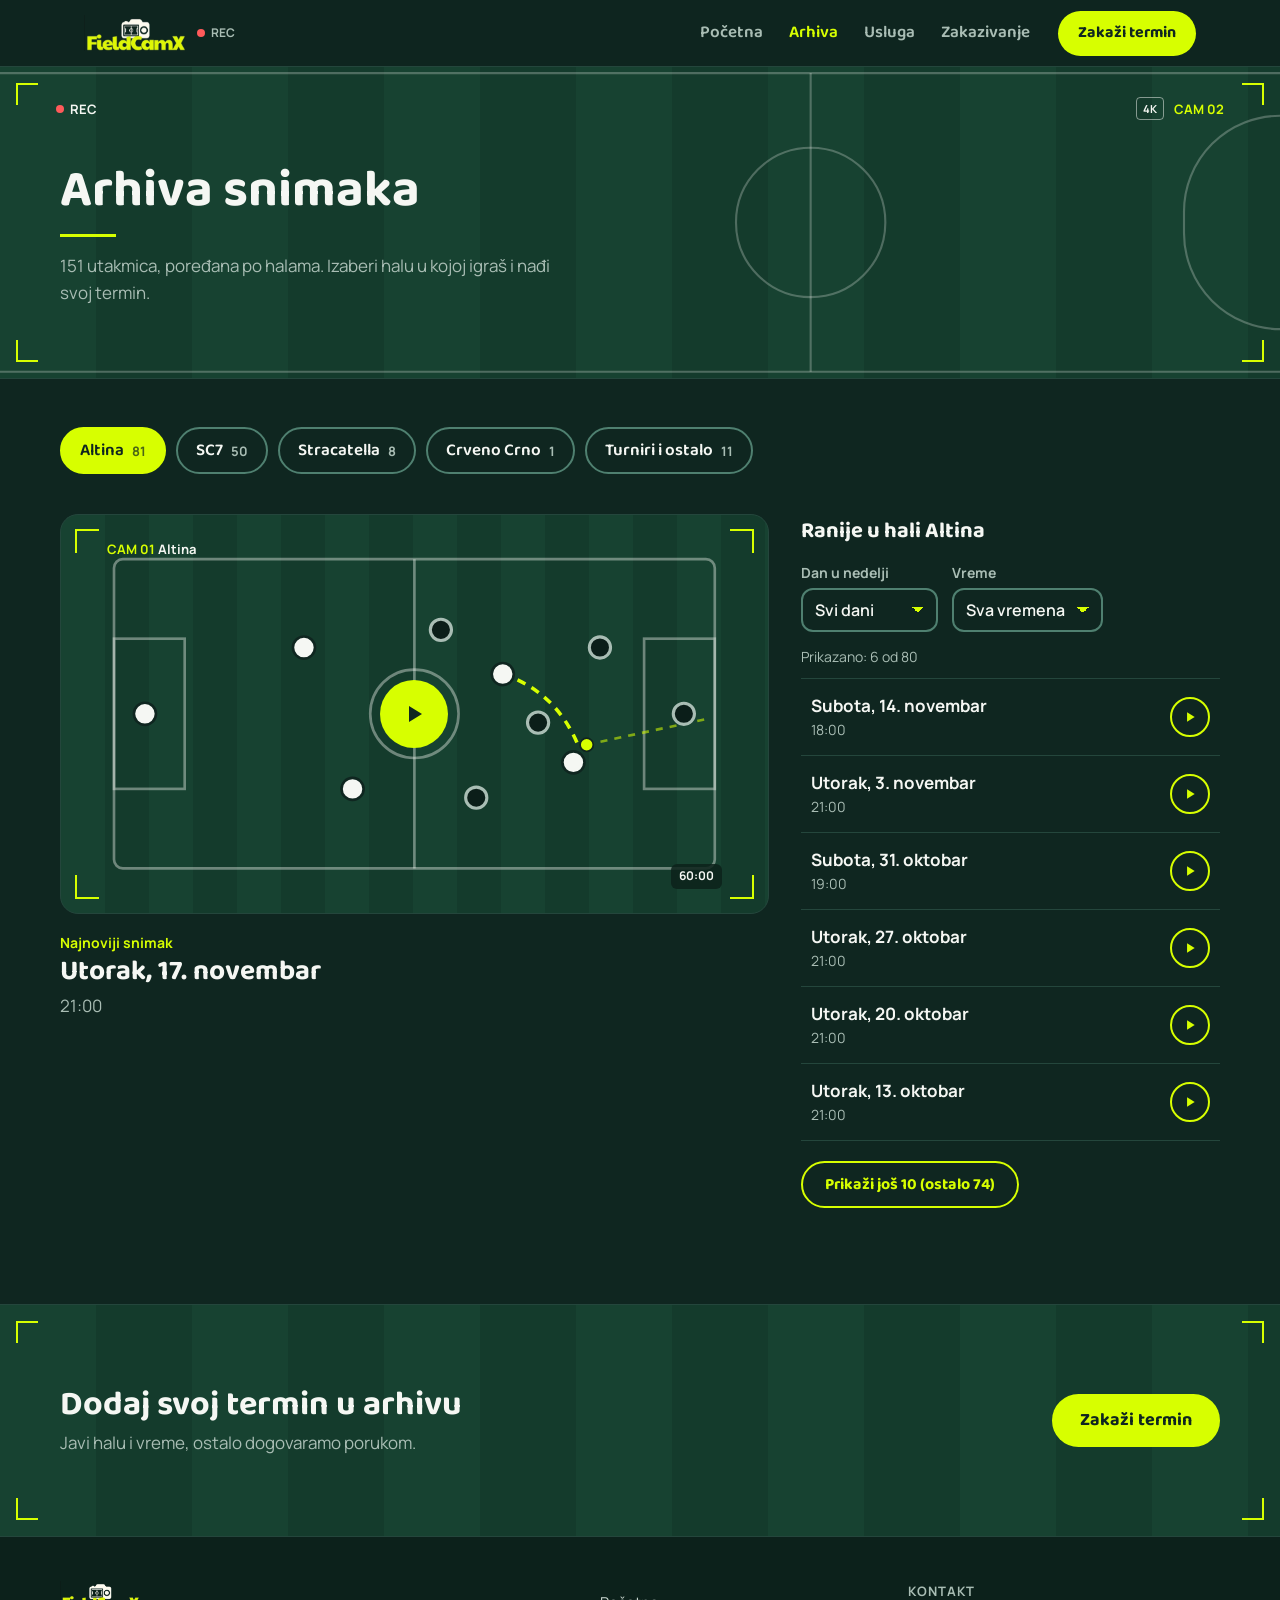
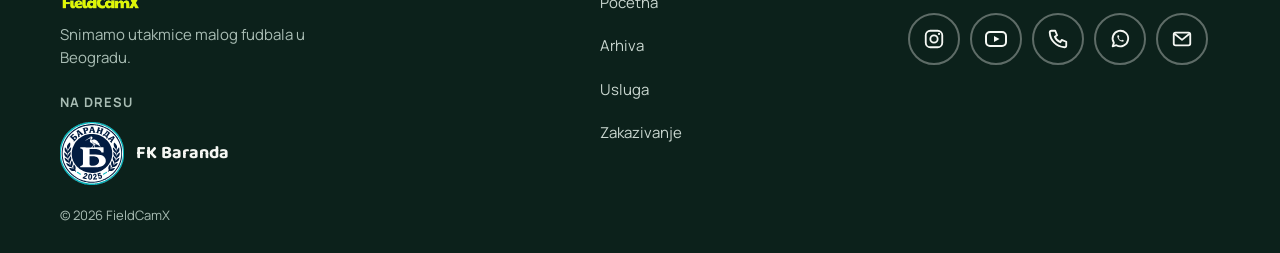
<file: arhiva.html>
<!doctype html>
<html lang="sr-Latn">
<head>
<meta charset="utf-8">
<meta name="viewport" content="width=device-width, initial-scale=1">
<title>Arhiva snimaka po halama | FieldCamX</title>
<meta name="description" content="Svi snimljeni termini malog fudbala, poređani po halama: Altina, SC7, Stracatella, Crveno Crno. Nađi svoj termin i pusti ceo meč.">
<link rel="canonical" href="https://fieldcamx.netlify.app/arhiva.html">
<meta name="theme-color" content="#0F2620">
<meta property="og:type" content="website">
<meta property="og:site_name" content="FieldCamX">
<meta property="og:title" content="Arhiva snimaka po halama | FieldCamX">
<meta property="og:description" content="Svi snimljeni termini malog fudbala, poređani po halama: Altina, SC7, Stracatella, Crveno Crno. Nađi svoj termin i pusti ceo meč.">
<meta property="og:url" content="https://fieldcamx.netlify.app/arhiva.html">
<meta property="og:image" content="https://fieldcamx.netlify.app/images/og-image.jpg">
<meta property="og:image:width" content="1200">
<meta property="og:image:height" content="630">
<meta property="og:locale" content="sr_RS">
<meta name="twitter:card" content="summary_large_image">
<meta name="twitter:title" content="Arhiva snimaka po halama | FieldCamX">
<meta name="twitter:description" content="Svi snimljeni termini malog fudbala, poređani po halama: Altina, SC7, Stracatella, Crveno Crno. Nađi svoj termin i pusti ceo meč.">
<meta name="twitter:image" content="https://fieldcamx.netlify.app/images/og-image.jpg">
<link rel="icon" href="images/favicon.ico" sizes="any">
<link rel="icon" type="image/png" href="images/favicon.png">
<link rel="apple-touch-icon" href="images/apple-touch-icon.png">
<link rel="preconnect" href="https://fonts.googleapis.com">
<link rel="preconnect" href="https://fonts.gstatic.com" crossorigin>
<link href="https://fonts.googleapis.com/css2?family=Baloo+2:wght@500;600;700&amp;family=Manrope:wght@400;500;600;700&amp;display=swap" rel="stylesheet">
<link rel="stylesheet" href="css/style.css">
<script>document.documentElement.className+=' js';</script>
</head>
<body>
<div class="site" style="background: #0F2620; color: #F5F7F3; font-family: Manrope, sans-serif; font-size: 17px; line-height: 1.55">

<a class="skip" href="#sadrzaj">Preskoči na sadržaj</a>
<header style="position: sticky; top: 0; z-index: 30; background: rgba(15, 38, 32, 0.96); border-bottom: 1px solid #24463C">
<div class="hdr-in" style="max-width: 1160px; margin: 0 auto; padding: 10px 24px; min-height: 64px; box-sizing: border-box; display: flex; align-items: center; gap: 12px 28px">
<a href="index.html" aria-label="FieldCamX, početna" style="display: flex; align-items: center; gap: 12px; text-decoration: none; margin-right: auto">
<img class="h-logo" src="images/logo-sm.png" alt="FieldCamX" width="101" height="36" style="height: 36px; width: auto; display: block">
<span class="h-rec" style="display: flex; align-items: center; gap: 6px; font-size: 12px; font-weight: 700; color: #A9BDB4"><span class="recdot" style="width: 8px; height: 8px; border-radius: 50%; background: #FF5A5A; display: block"></span>REC</span>
</a>
<nav class="nav-desk" aria-label="Glavna navigacija">
<ul style="list-style: none; margin: 0; padding: 0; display: flex; gap: 4px 26px; font-family: &quot;Baloo 2&quot;, sans-serif; font-weight: 600; font-size: 17px"><li><a class="nav-a" href="index.html" style="color: #A9BDB4; text-decoration: none">Početna</a></li><li><a class="nav-a" href="arhiva.html" aria-current="page" style="color: #D7FF00; text-decoration: none">Arhiva</a></li><li><a class="nav-a" href="usluga.html" style="color: #A9BDB4; text-decoration: none">Usluga</a></li><li><a class="nav-a" href="zakazivanje.html" style="color: #A9BDB4; text-decoration: none">Zakazivanje</a></li></ul>
</nav>
<a class="btn-p h-cta" href="zakazivanje.html" style="background: #D7FF00; color: #0F2620; font-family: &quot;Baloo 2&quot;, sans-serif; font-weight: 700; font-size: 16px; padding: 10px 20px; border-radius: 999px; text-decoration: none; min-height: 44px; box-sizing: border-box; display: inline-flex; align-items: center; white-space: nowrap">Zakaži termin</a>
<button type="button" class="burger" id="burger" aria-expanded="false" aria-controls="mob-menu" aria-label="Meni" style="display: none; flex: 0 0 auto; width: 44px; height: 44px; border-radius: 12px; border: 2px solid rgba(245, 247, 243, 0.35); background: transparent; color: #F5F7F3; align-items: center; justify-content: center; cursor: pointer; padding: 0"><svg width="20" height="20" viewBox="0 0 24 24" aria-hidden="true" fill="none" stroke="currentColor" stroke-width="2.4" stroke-linecap="round"><path d="M4 7 H20 M4 12 H20 M4 17 H20"></path></svg></button>
</div>
</header>
<div id="mob-menu" class="turf" hidden role="dialog" aria-modal="true" aria-label="Meni" style="position: fixed; inset: 0; z-index: 60; display: flex; flex-direction: column; padding: 10px 24px 32px; box-sizing: border-box; overflow-y: auto">
<div style="display: flex; align-items: center; justify-content: space-between; min-height: 54px">
<img src="images/logo-sm.png" alt="FieldCamX" width="101" height="36" style="height: 36px; width: auto; display: block">
<button type="button" class="x-btn" data-close-menu aria-label="Zatvori meni" style="width: 44px; height: 44px; border-radius: 12px; border: 2px solid rgba(245, 247, 243, 0.35); background: rgba(12, 33, 27, 0.6); color: #F5F7F3; display: inline-flex; align-items: center; justify-content: center; cursor: pointer; padding: 0"><svg width="20" height="20" viewBox="0 0 24 24" aria-hidden="true" fill="none" stroke="currentColor" stroke-width="2.4" stroke-linecap="round"><path d="M6 6 L18 18 M18 6 L6 18"></path></svg></button>
</div>
<nav aria-label="Meni" style="margin-top: 28px"><ul style="list-style: none; margin: 0; padding: 0"><li><a class="m-link" data-close-menu href="index.html" style="color: #F5F7F3; display: block; padding: 14px 0; font-family: &quot;Baloo 2&quot;, sans-serif; font-weight: 700; font-size: 32px; line-height: 1.2; text-decoration: none; border-bottom: 1px solid rgba(245, 247, 243, 0.15)">Početna</a></li><li><a class="m-link" data-close-menu href="arhiva.html" aria-current="page" style="color: #D7FF00; display: block; padding: 14px 0; font-family: &quot;Baloo 2&quot;, sans-serif; font-weight: 700; font-size: 32px; line-height: 1.2; text-decoration: none; border-bottom: 1px solid rgba(245, 247, 243, 0.15)">Arhiva</a></li><li><a class="m-link" data-close-menu href="usluga.html" style="color: #F5F7F3; display: block; padding: 14px 0; font-family: &quot;Baloo 2&quot;, sans-serif; font-weight: 700; font-size: 32px; line-height: 1.2; text-decoration: none; border-bottom: 1px solid rgba(245, 247, 243, 0.15)">Usluga</a></li><li><a class="m-link" data-close-menu href="zakazivanje.html" style="color: #F5F7F3; display: block; padding: 14px 0; font-family: &quot;Baloo 2&quot;, sans-serif; font-weight: 700; font-size: 32px; line-height: 1.2; text-decoration: none; border-bottom: 1px solid rgba(245, 247, 243, 0.15)">Zakazivanje</a></li></ul></nav>
<div style="margin-top: auto; padding-top: 32px; display: flex; flex-direction: column; gap: 16px">
<a class="btn-p" data-close-menu href="zakazivanje.html" style="background: #D7FF00; color: #0F2620; font-family: &quot;Baloo 2&quot;, sans-serif; font-weight: 700; font-size: 18px; border-radius: 999px; text-decoration: none; min-height: 52px; display: flex; align-items: center; justify-content: center">Zakaži termin</a>
<div style="display: flex; gap: 24px; font-size: 15px"><a class="f-link" href="https://www.instagram.com/fieldcam_x/" target="_blank" rel="noopener">Instagram</a><a class="f-link" href="https://www.youtube.com/@FieldCam_X" target="_blank" rel="noopener">YouTube</a></div>
</div>
</div>


<main id="sadrzaj">
<section class="turf vf" style="position: relative; overflow: hidden; border-bottom: 1px solid #24463C"><svg aria-hidden="true" viewBox="0 0 1200 360" preserveAspectRatio="xMidYMid slice" style="position: absolute; inset: 0; width: 100%; height: 100%"><g fill="none" stroke="rgba(245, 247, 243, 0.26)" stroke-width="2"><path d="M-20 40 H1220"></path><path d="M-20 320 H1220"></path><path d="M760 40 V320"></path><path d="M690 180 A70 70 0 1 1 830 180 A70 70 0 1 1 690 180"></path><path d="M1200 80 A90 90 0 0 0 1110 170 V190 A90 90 0 0 0 1200 280"></path></g></svg><div aria-hidden="true" style="position: absolute; top: 30px; left: 56px; right: 56px; display: flex; justify-content: space-between; align-items: center; font-size: 13px; font-weight: 700; color: #F5F7F3; z-index: 2"><span style="display: flex; align-items: center; gap: 6px"><span class="recdot" style="width: 8px; height: 8px; border-radius: 50%; background: #FF5A5A; display: block"></span>REC</span><span style="display: flex; align-items: center; gap: 10px"><span style="font-size: 11px; padding: 2px 6px; border: 1px solid rgba(245, 247, 243, 0.5); border-radius: 4px">4K</span><span style="color: #D7FF00">CAM 02</span></span></div><div style="position: relative; z-index: 1; max-width: 1160px; margin: 0 auto; padding: 96px 24px 72px">
<h1 id="arhiva-title" style="margin: 0; font-family: &quot;Baloo 2&quot;, sans-serif; font-weight: 700; font-size: clamp(36px, 4.4vw, 52px); line-height: 1.06">Arhiva snimaka</h1>
<span style="display: block; width: 56px; height: 3px; background: #D7FF00; margin: 16px 0 16px"></span>
<p style="margin: 0; color: #A9BDB4; max-width: 52ch"><span id="a-total">151 utakmica, poređana</span> po halama. Izaberi halu u kojoj igraš i nađi svoj termin.</p>
</div>
</section>
<section aria-labelledby="arhiva-title" style="max-width: 1160px; margin: 0 auto; padding: 48px 24px 96px">

<div role="group" aria-label="Izaberi halu" style="display: flex; flex-wrap: wrap; gap: 10px; margin-bottom: 40px" id="chips"></div>
<p class="sr-only" aria-live="polite" id="live"></p>

<div style="display: flex; flex-wrap: wrap; gap: 32px; align-items: flex-start">
<div style="flex: 3 1 560px; min-width: 0">
<a href="https://www.youtube.com/@FieldCam_X" id="a-big" aria-label="Pusti najnoviji snimak" class="frame" style="position: relative; display: block; aspect-ratio: 16 / 9; border-radius: 18px; overflow: hidden; background-color: #143B2C; background-image: repeating-linear-gradient(90deg, #174231 0 44px, #143B2C 44px 88px); border: 1px solid #24463C; text-decoration: none">
<svg viewBox="0 0 160 90" aria-hidden="true" preserveAspectRatio="xMidYMid slice" style="position: absolute; inset: 0; width: 100%; height: 100%"><g stroke="rgba(245, 247, 243, 0.4)" stroke-width="0.6" fill="none"><rect x="12" y="10" width="136" height="70" rx="2"></rect><line x1="80" y1="10" x2="80" y2="80"></line><circle cx="80" cy="45" r="10"></circle><rect x="12" y="28" width="16" height="34"></rect><rect x="132" y="28" width="16" height="34"></rect></g><path d="M100 36 Q 112 40 117 52" fill="none" stroke="#D7FF00" stroke-width="0.8" stroke-dasharray="2 1.6"></path><path d="M119 52 L147 46" fill="none" stroke="#D7FF00" stroke-opacity="0.55" stroke-width="0.6" stroke-dasharray="1.6 1.6"></path><g stroke="#0F2620" stroke-width="0.6"><circle cx="19" cy="45" r="2.5" fill="#F5F7F3"></circle><circle cx="55" cy="30" r="2.5" fill="#F5F7F3"></circle><circle cx="66" cy="62" r="2.5" fill="#F5F7F3"></circle><circle cx="100" cy="36" r="2.5" fill="#F5F7F3"></circle><circle cx="116" cy="56" r="2.5" fill="#F5F7F3"></circle></g><g fill="#0B1E19" stroke="#A9BDB4" stroke-width="0.7"><circle cx="141" cy="45" r="2.4"></circle><circle cx="108" cy="47" r="2.4"></circle><circle cx="94" cy="64" r="2.4"></circle><circle cx="86" cy="26" r="2.4"></circle><circle cx="122" cy="30" r="2.4"></circle></g><circle cx="119" cy="52" r="1.5" fill="#D7FF00" stroke="#0F2620" stroke-width="0.4"></circle></svg>
<span style="position: absolute; top: 14px; left: 14px; width: 22px; height: 22px; border-top: 2px solid #D7FF00; border-left: 2px solid #D7FF00"></span>
<span style="position: absolute; top: 14px; right: 14px; width: 22px; height: 22px; border-top: 2px solid #D7FF00; border-right: 2px solid #D7FF00"></span>
<span style="position: absolute; bottom: 14px; left: 14px; width: 22px; height: 22px; border-bottom: 2px solid #D7FF00; border-left: 2px solid #D7FF00"></span>
<span style="position: absolute; bottom: 14px; right: 14px; width: 22px; height: 22px; border-bottom: 2px solid #D7FF00; border-right: 2px solid #D7FF00"></span>
<span style="position: absolute; top: 24px; left: 46px; font-size: 13px; font-weight: 700; color: #F5F7F3"><span style="color: #D7FF00" id="a-cam"></span>   <span id="a-naziv"></span></span>
<span style="position: absolute; bottom: 24px; right: 46px; padding: 3px 8px; border-radius: 6px; background: rgba(12, 33, 27, 0.85); font-size: 12px; font-weight: 700; color: #F5F7F3">60:00</span>
<span class="play" style="position: absolute; left: 50%; top: 50%; margin: -34px 0 0 -34px; width: 68px; height: 68px; border-radius: 50%; background: #D7FF00; display: flex; align-items: center; justify-content: center; transition: transform .2s ease-out"><svg width="24" height="24" viewBox="0 0 24 24" aria-hidden="true"><path d="M7 4 L20 12 L7 20 Z" fill="#0F2620"></path></svg></span>
</a>
<p style="margin: 18px 0 2px; font-size: 14px; font-weight: 700; color: #D7FF00">Najnoviji snimak</p>
<h2 style="margin: 0; font-family: &quot;Baloo 2&quot;, sans-serif; font-weight: 700; font-size: 28px; line-height: 1.2" id="a-d"></h2>
<p style="margin: 4px 0 0; color: #A9BDB4" id="a-o"></p>
<p id="a-gnote" hidden style="margin: 10px 0 0; font-size: 15px; color: #C9D6CF">Golovi su obeleženi sa minutom. Otvori snimak i klikni na gol.</p>
</div>

<div style="flex: 2 1 320px; min-width: 0" id="a-right"></div>
</div>
</section>

<section class="turf vf" aria-labelledby="cta-strip-title" style="border-top: 1px solid #24463C">
<div style="max-width: 1160px; margin: 0 auto; padding: 80px 24px; display: flex; flex-wrap: wrap; align-items: center; justify-content: space-between; gap: 20px 40px">
<div>
<h2 id="cta-strip-title" style="margin: 0; font-family: &quot;Baloo 2&quot;, sans-serif; font-weight: 700; font-size: clamp(26px, 3vw, 34px); line-height: 1.15">Dodaj svoj termin u arhivu</h2>
<p style="margin: 6px 0 0; color: #A9BDB4">Javi halu i vreme, ostalo dogovaramo porukom.</p>
</div>
<a class="btn-p" href="zakazivanje.html" style="background: #D7FF00; color: #0F2620; font-family: &quot;Baloo 2&quot;, sans-serif; font-weight: 700; font-size: 18px; padding: 13px 28px; border-radius: 999px; text-decoration: none; min-height: 50px; box-sizing: border-box; display: inline-flex; align-items: center">Zakaži termin</a>
</div>
</section>
</main>

<footer style="border-top: 1px solid #24463C; background: #0C211B; font-size: 15px; color: #A9BDB4">
<div style="max-width: 1160px; margin: 0 auto; padding: 44px 24px 20px; display: flex; flex-wrap: wrap; gap: 28px 56px">
<div style="flex: 2 1 260px; min-width: 0">
<img src="images/logo-sm.png" alt="FieldCamX" width="78" height="28" style="height: 28px; width: auto; display: block">
<p style="margin: 14px 0 0; max-width: 34ch">Snimamo utakmice malog fudbala u Beogradu.</p>
<div style="margin-top: 22px">
<p style="margin: 0 0 10px; font-size: 13px; font-weight: 700; letter-spacing: 1px; color: #A9BDB4">NA DRESU</p>
<div style="display: flex; align-items: center; gap: 12px"><img src="images/fk-baranda.svg" alt="Grb FK Baranda" width="64" height="63" loading="lazy" style="display: block; width: 64px; height: auto"><span style="font-family: &quot;Baloo 2&quot;, sans-serif; font-weight: 700; font-size: 18px; color: #F5F7F3">FK Baranda</span></div>
</div>
</div>
<nav aria-label="Stranice" style="flex: 1 1 140px; min-width: 0"><ul style="list-style: none; margin: 0; padding: 0"><li><a class="f-link" href="index.html">Početna</a></li><li><a class="f-link" href="arhiva.html">Arhiva</a></li><li><a class="f-link" href="usluga.html">Usluga</a></li><li><a class="f-link" href="zakazivanje.html">Zakazivanje</a></li></ul></nav>
<div style="flex: 1 1 200px; min-width: 0">
<p style="margin: 0 0 12px; font-size: 13px; font-weight: 700; letter-spacing: 1px; color: #A9BDB4">KONTAKT</p>
<ul aria-label="Kontakt" class="soc" style="list-style: none; margin: 0; padding: 0; display: flex; flex-wrap: wrap; gap: 10px">
<li><a class="soc-a" href="https://www.instagram.com/fieldcam_x/" target="_blank" rel="noopener" aria-label="Instagram @fieldcam_x" title="Instagram @fieldcam_x"><svg width="22" height="22" viewBox="0 0 24 24" aria-hidden="true" fill="none" stroke="currentColor" stroke-width="2"><rect x="3" y="3" width="18" height="18" rx="5"></rect><circle cx="12" cy="12" r="4"></circle><circle cx="17.5" cy="6.5" r="1.2" fill="currentColor" stroke="none"></circle></svg></a></li>
<li><a class="soc-a" href="https://www.youtube.com/@FieldCam_X" target="_blank" rel="noopener" aria-label="YouTube @FieldCam_X" title="YouTube @FieldCam_X"><svg width="24" height="24" viewBox="0 0 24 24" aria-hidden="true" fill="none" stroke="currentColor" stroke-width="2"><rect x="2" y="5" width="20" height="14" rx="4"></rect><path d="M10 9 L15.5 12 L10 15 Z" fill="currentColor" stroke="none"></path></svg></a></li>
<li><a class="soc-a" href="tel:+38161324423" aria-label="Pozovi 061 324 423" title="Telefon 061 324 423"><svg width="22" height="22" viewBox="0 0 24 24" aria-hidden="true" fill="none" stroke="currentColor" stroke-width="2" stroke-linejoin="round"><path d="M5 3 H9 L11 8 L8.5 9.5 A11 11 0 0 0 14.5 15.5 L16 13 L21 15 V19 A2 2 0 0 1 19 21 A17 17 0 0 1 3 5 A2 2 0 0 1 5 3 Z"></path></svg></a></li>
<li><a class="soc-a" href="https://wa.me/38161324423" target="_blank" rel="noopener" aria-label="WhatsApp 061 324 423" title="WhatsApp 061 324 423"><svg width="22" height="22" viewBox="0 0 24 24" aria-hidden="true" fill="none" stroke="currentColor" stroke-width="2" stroke-linejoin="round"><path d="M4 20 L5.3 16.2 A8.5 8.5 0 1 1 8 18.8 Z"></path><path d="M9 8.5 C9 12 12 15 15.5 15 L16.3 13.6 L14.3 12.7 L13.3 13.6 A5 5 0 0 1 10.4 10.7 L11.3 9.7 L10.4 7.7 Z" fill="currentColor" stroke="none"></path></svg></a></li>
<li><a class="soc-a" href="mailto:info@fieldcamx.rs" aria-label="Mejl info@fieldcamx.rs" title="info@fieldcamx.rs"><svg width="22" height="22" viewBox="0 0 24 24" aria-hidden="true" fill="none" stroke="currentColor" stroke-width="2" stroke-linejoin="round"><rect x="3" y="5" width="18" height="14" rx="2"></rect><path d="M3.5 6 L12 13 L20.5 6"></path></svg></a></li>
</ul>
</div>
</div>
<p style="max-width: 1160px; margin: 0 auto; padding: 0 24px 28px; font-size: 13px">© 2026 FieldCamX</p>
</footer>
<div id="player" role="dialog" aria-modal="true" aria-labelledby="pl-title" hidden style="position: fixed; inset: 0; z-index: 70; background: rgba(8, 22, 19, 0.95); overflow-y: auto; padding: 16px; box-sizing: border-box; display: flex">
<div style="width: 100%; max-width: 960px; margin: auto">
<div style="display: flex; align-items: flex-start; justify-content: space-between; gap: 16px; margin-bottom: 14px">
<div style="min-width: 0">
<p id="pl-cam" style="margin: 0; font-size: 13px; font-weight: 700; color: #D7FF00"></p>
<h2 id="pl-title" style="margin: 2px 0 0; font-family: &quot;Baloo 2&quot;, sans-serif; font-weight: 700; font-size: 26px; line-height: 1.15"></h2>
<p id="pl-opis" style="margin: 2px 0 0; color: #A9BDB4; font-size: 15px"></p>
</div>
<button type="button" class="x-btn" id="pl-close" aria-label="Zatvori snimak" style="flex: 0 0 auto; width: 48px; height: 48px; border-radius: 50%; border: 2px solid rgba(245, 247, 243, 0.35); background: transparent; color: #F5F7F3; display: inline-flex; align-items: center; justify-content: center; cursor: pointer; padding: 0"><svg width="20" height="20" viewBox="0 0 24 24" aria-hidden="true" fill="none" stroke="currentColor" stroke-width="2.4" stroke-linecap="round"><path d="M6 6 L18 18 M18 6 L6 18"></path></svg></button>
</div>
<div id="pl-box" style="position: relative; aspect-ratio: 16 / 9; border-radius: 16px; overflow: hidden; border: 1px solid #24463C; background-color: #143B2C; background-image: repeating-linear-gradient(90deg, #174231 0 56px, #143B2C 56px 112px)">
<svg viewBox="0 0 160 90" aria-hidden="true" preserveAspectRatio="xMidYMid slice" style="position: absolute; inset: 0; width: 100%; height: 100%"><g stroke="rgba(245, 247, 243, 0.4)" stroke-width="0.6" fill="none"><rect x="12" y="10" width="136" height="70" rx="2"></rect><line x1="80" y1="10" x2="80" y2="80"></line><circle cx="80" cy="45" r="10"></circle><rect x="12" y="28" width="16" height="34"></rect><rect x="132" y="28" width="16" height="34"></rect></g></svg>
<button type="button" id="pl-play" class="pl-play" aria-label="Pusti snimak" style="position: absolute; left: 50%; top: 50%; margin: -36px 0 0 -36px; width: 72px; height: 72px; border-radius: 50%; border: none; background: #D7FF00; display: flex; align-items: center; justify-content: center; cursor: pointer; padding: 0"><svg width="26" height="26" viewBox="0 0 24 24" aria-hidden="true"><path d="M7 4 L20 12 L7 20 Z" fill="#0F2620"></path></svg></button>
<span id="pl-seek" aria-hidden="true" style="position: absolute; left: 16px; bottom: 14px; padding: 4px 10px; border-radius: 6px; background: rgba(12, 33, 27, 0.85); font-size: 13px; font-weight: 700">60:00</span>
</div>
<div id="pl-gwrap" hidden>
<h3 style="margin: 22px 0 10px; font-family: &quot;Baloo 2&quot;, sans-serif; font-weight: 700; font-size: 20px">Golovi u ovom snimku</h3>
<ul id="pl-goals" style="list-style: none; margin: 0; padding: 0; display: flex; flex-wrap: wrap; gap: 10px"></ul>
</div>
<p style="margin: 16px 0 0"><a class="f-link" id="pl-yt" href="https://www.youtube.com/@FieldCam_X" target="_blank" rel="noopener" style="display: inline-flex; align-items: center; gap: 6px; min-height: 44px">Otvori na YouTube-u<svg width="16" height="16" viewBox="0 0 24 24" aria-hidden="true" fill="none" stroke="currentColor" stroke-width="2" stroke-linecap="round" stroke-linejoin="round"><path d="M14 4 H20 V10 M20 4 L11 13 M18 14 V20 H4 V6 H10"></path></svg></a></p>
</div>
</div>
</div>
<script src="js/main.js"></script>
<!-- Netlify Identity: hvata pozivnice i linkove za oporavak iz mejla, pa vodi na /admin/ -->
<script>
if (/(invite|recovery|confirmation|email_change)_token=|access_token=/.test(location.hash)) {
  var s = document.createElement("script");
  s.src = "https://identity.netlify.com/v1/netlify-identity-widget.js";
  s.onload = function () {
    window.netlifyIdentity.on("init", function (user) {
      if (!user) window.netlifyIdentity.on("login", function () { document.location.href = "/admin/"; });
    });
    window.netlifyIdentity.init();
  };
  document.head.appendChild(s);
}
</script>
</body>
</html>
</file>
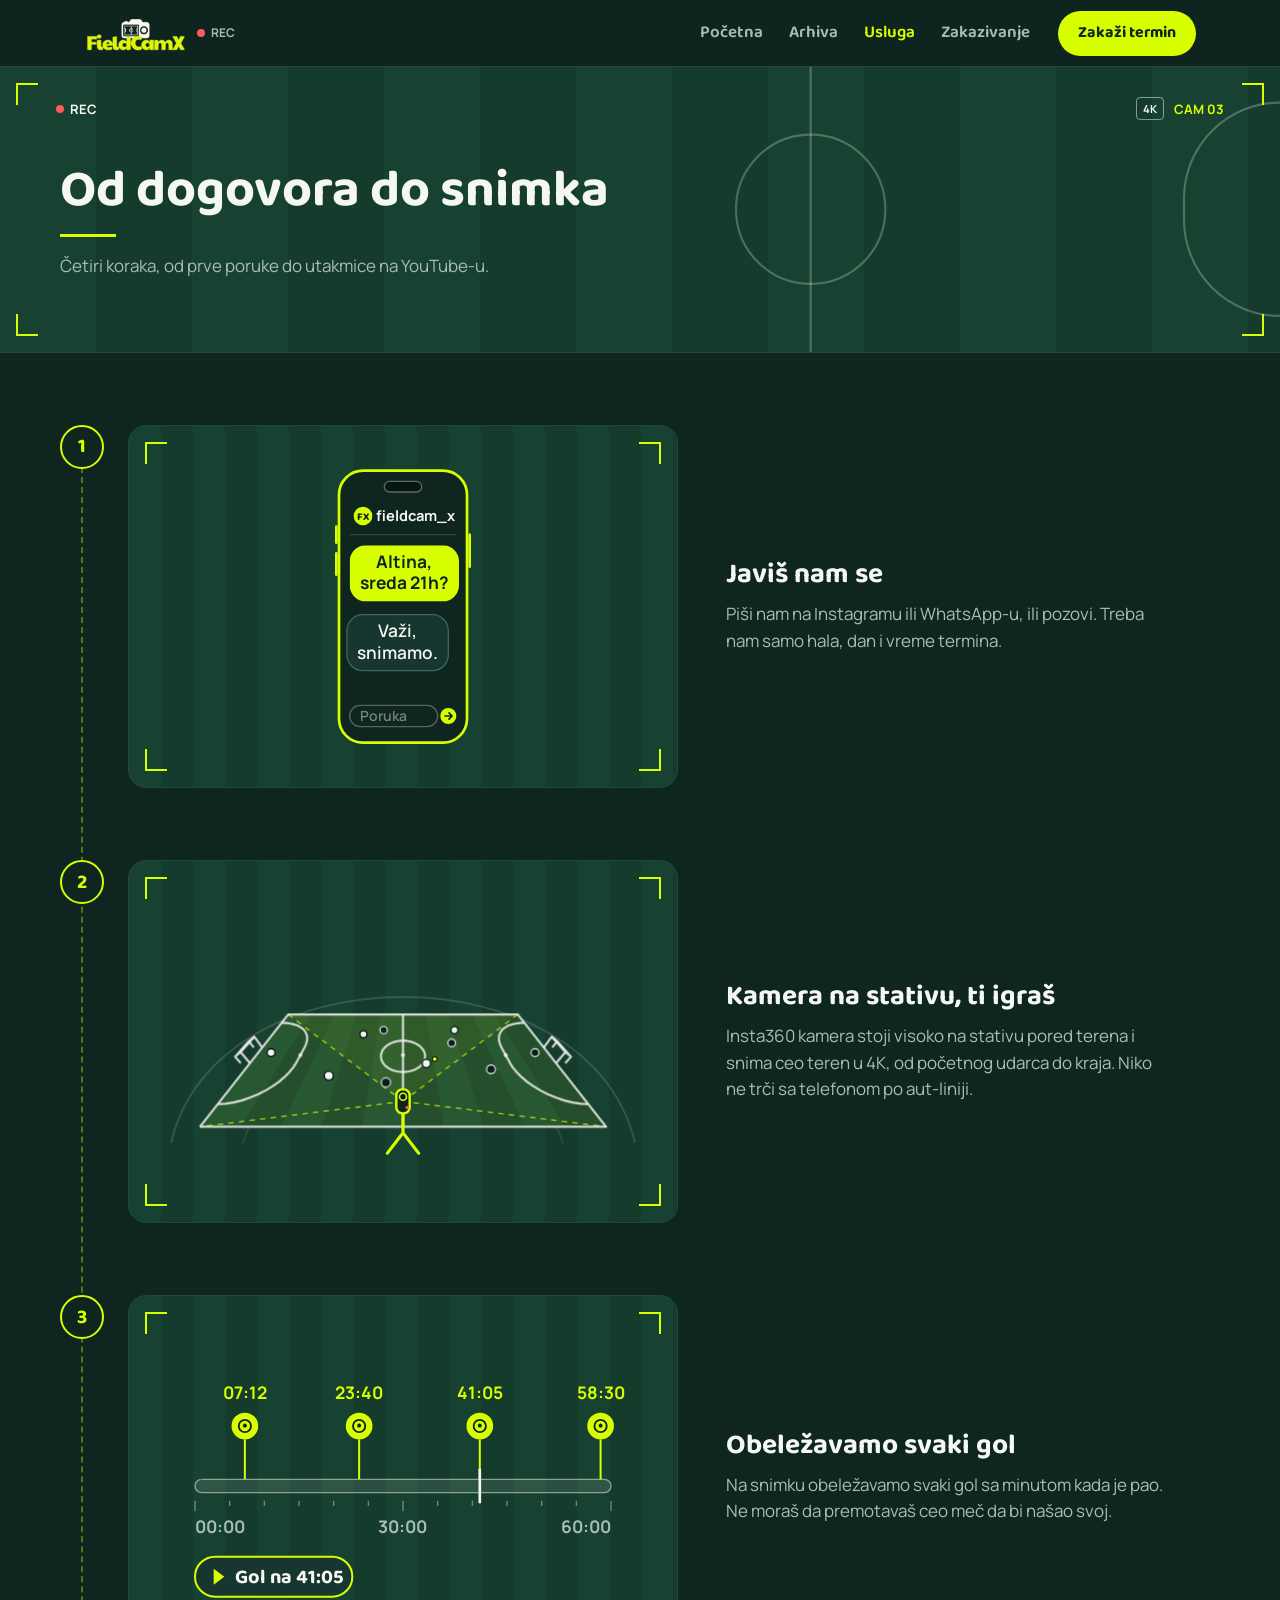
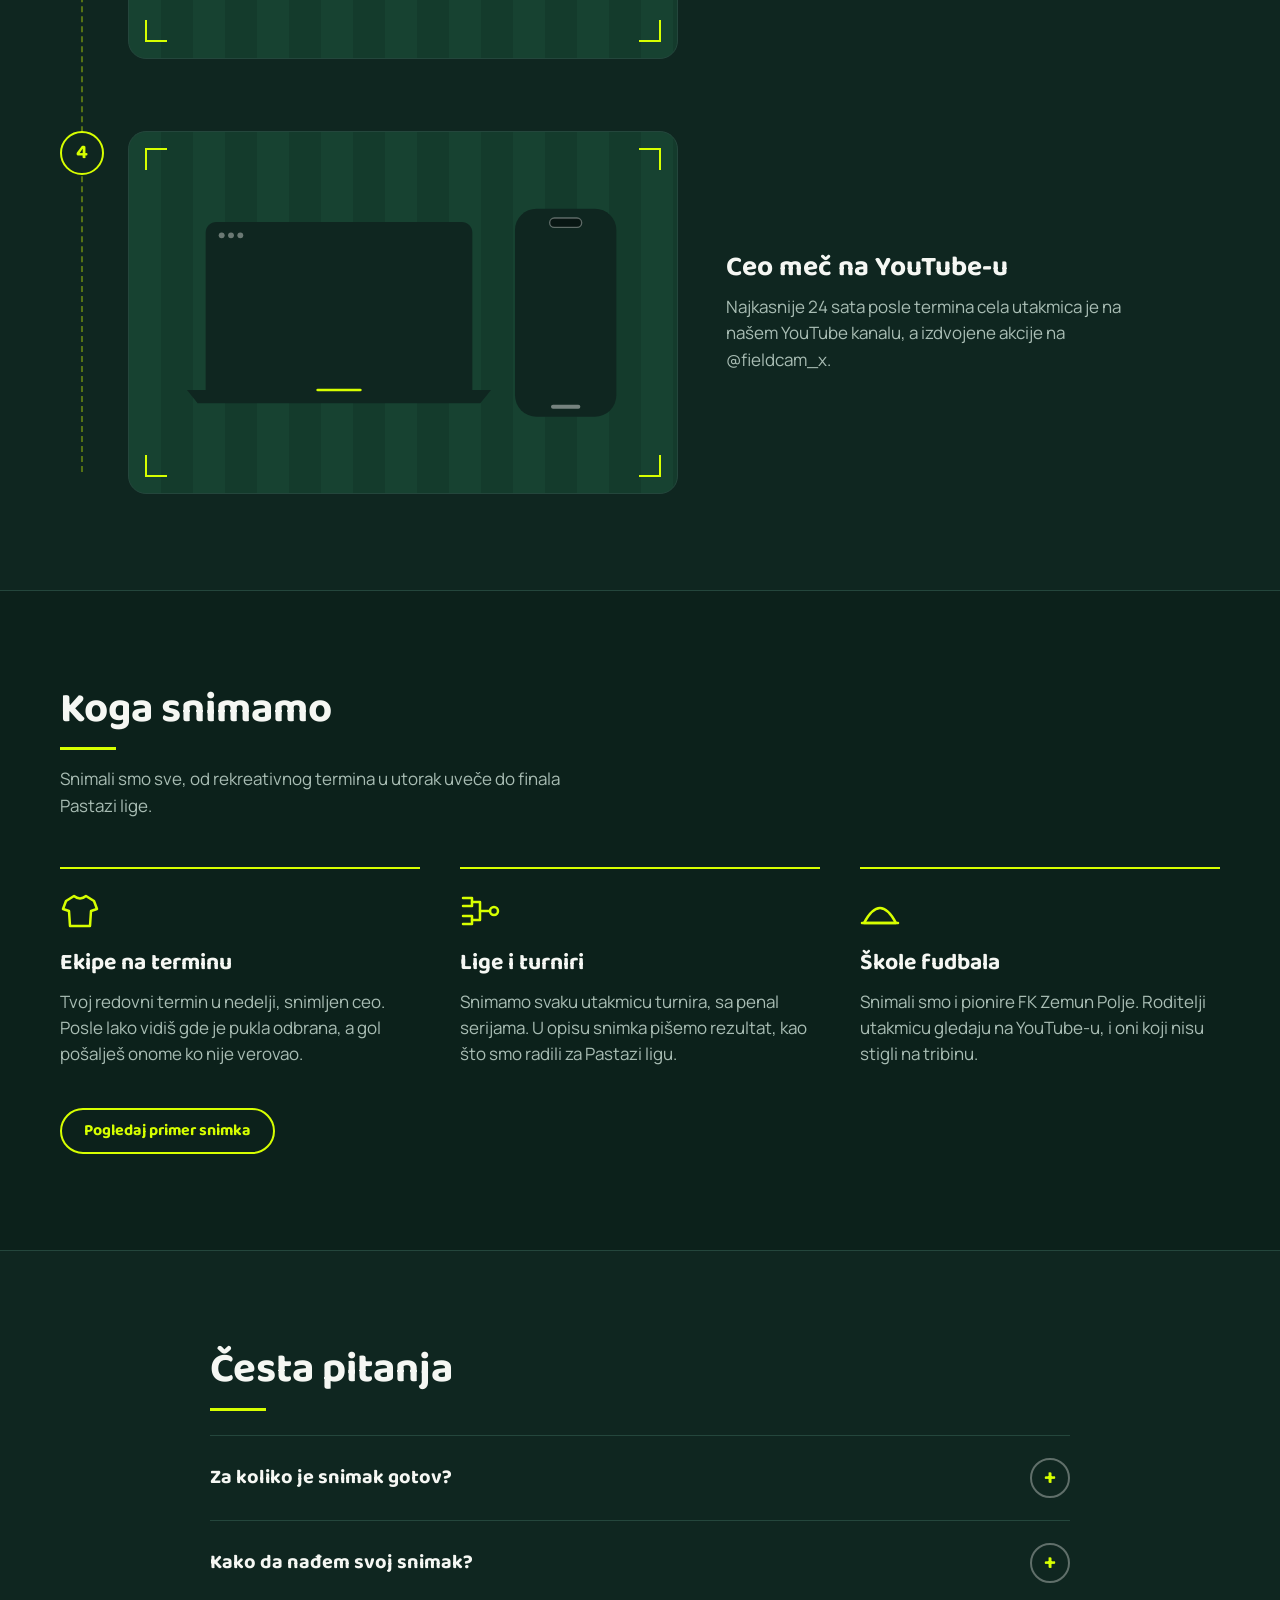
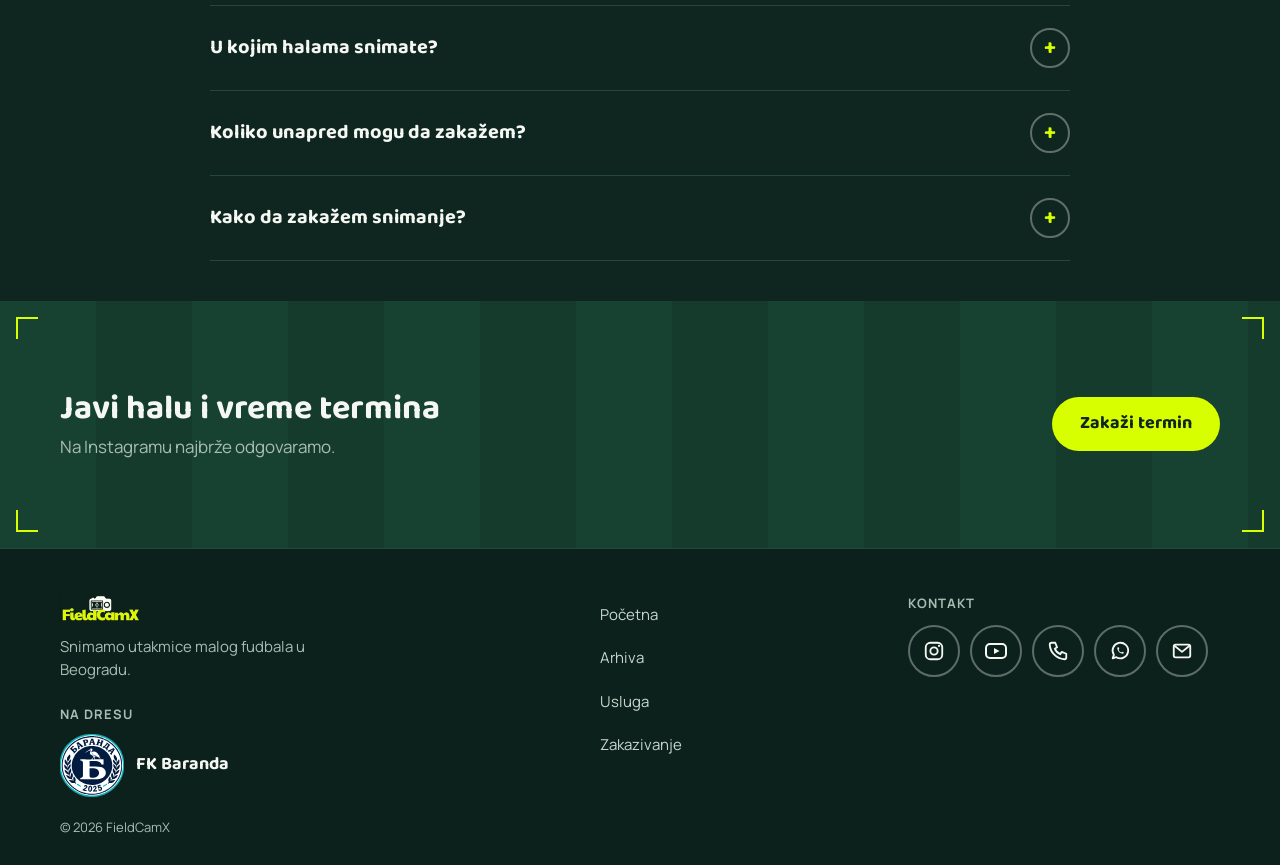
<file: usluga.html>
<!doctype html>
<html lang="sr-Latn">
<head>
<meta charset="utf-8">
<meta name="viewport" content="width=device-width, initial-scale=1">
<title>Kako snimamo termin | FieldCamX</title>
<meta name="description" content="Od poruke do snimka: kamera na stativu pored terena, obeleženi golovi i ceo meč na YouTube-u najkasnije 24 sata posle termina.">
<link rel="canonical" href="https://fieldcamx.netlify.app/usluga.html">
<meta name="theme-color" content="#0F2620">
<meta property="og:type" content="website">
<meta property="og:site_name" content="FieldCamX">
<meta property="og:title" content="Kako snimamo termin | FieldCamX">
<meta property="og:description" content="Od poruke do snimka: kamera na stativu pored terena, obeleženi golovi i ceo meč na YouTube-u najkasnije 24 sata posle termina.">
<meta property="og:url" content="https://fieldcamx.netlify.app/usluga.html">
<meta property="og:image" content="https://fieldcamx.netlify.app/images/og-image.jpg">
<meta property="og:image:width" content="1200">
<meta property="og:image:height" content="630">
<meta property="og:locale" content="sr_RS">
<meta name="twitter:card" content="summary_large_image">
<meta name="twitter:title" content="Kako snimamo termin | FieldCamX">
<meta name="twitter:description" content="Od poruke do snimka: kamera na stativu pored terena, obeleženi golovi i ceo meč na YouTube-u najkasnije 24 sata posle termina.">
<meta name="twitter:image" content="https://fieldcamx.netlify.app/images/og-image.jpg">
<link rel="icon" href="images/favicon.ico" sizes="any">
<link rel="icon" type="image/png" href="images/favicon.png">
<link rel="apple-touch-icon" href="images/apple-touch-icon.png">
<link rel="preconnect" href="https://fonts.googleapis.com">
<link rel="preconnect" href="https://fonts.gstatic.com" crossorigin>
<link href="https://fonts.googleapis.com/css2?family=Baloo+2:wght@500;600;700&amp;family=Manrope:wght@400;500;600;700&amp;display=swap" rel="stylesheet">
<link rel="stylesheet" href="css/style.css">
<script>document.documentElement.className+=' js';</script>
</head>
<body>
<div class="site" style="background: #0F2620; color: #F5F7F3; font-family: Manrope, sans-serif; font-size: 17px; line-height: 1.55">

<a class="skip" href="#sadrzaj">Preskoči na sadržaj</a>
<header style="position: sticky; top: 0; z-index: 30; background: rgba(15, 38, 32, 0.96); border-bottom: 1px solid #24463C">
<div class="hdr-in" style="max-width: 1160px; margin: 0 auto; padding: 10px 24px; min-height: 64px; box-sizing: border-box; display: flex; align-items: center; gap: 12px 28px">
<a href="index.html" aria-label="FieldCamX, početna" style="display: flex; align-items: center; gap: 12px; text-decoration: none; margin-right: auto">
<img class="h-logo" src="images/logo-sm.png" alt="FieldCamX" width="101" height="36" style="height: 36px; width: auto; display: block">
<span class="h-rec" style="display: flex; align-items: center; gap: 6px; font-size: 12px; font-weight: 700; color: #A9BDB4"><span class="recdot" style="width: 8px; height: 8px; border-radius: 50%; background: #FF5A5A; display: block"></span>REC</span>
</a>
<nav class="nav-desk" aria-label="Glavna navigacija">
<ul style="list-style: none; margin: 0; padding: 0; display: flex; gap: 4px 26px; font-family: &quot;Baloo 2&quot;, sans-serif; font-weight: 600; font-size: 17px"><li><a class="nav-a" href="index.html" style="color: #A9BDB4; text-decoration: none">Početna</a></li><li><a class="nav-a" href="arhiva.html" style="color: #A9BDB4; text-decoration: none">Arhiva</a></li><li><a class="nav-a" href="usluga.html" aria-current="page" style="color: #D7FF00; text-decoration: none">Usluga</a></li><li><a class="nav-a" href="zakazivanje.html" style="color: #A9BDB4; text-decoration: none">Zakazivanje</a></li></ul>
</nav>
<a class="btn-p h-cta" href="zakazivanje.html" style="background: #D7FF00; color: #0F2620; font-family: &quot;Baloo 2&quot;, sans-serif; font-weight: 700; font-size: 16px; padding: 10px 20px; border-radius: 999px; text-decoration: none; min-height: 44px; box-sizing: border-box; display: inline-flex; align-items: center; white-space: nowrap">Zakaži termin</a>
<button type="button" class="burger" id="burger" aria-expanded="false" aria-controls="mob-menu" aria-label="Meni" style="display: none; flex: 0 0 auto; width: 44px; height: 44px; border-radius: 12px; border: 2px solid rgba(245, 247, 243, 0.35); background: transparent; color: #F5F7F3; align-items: center; justify-content: center; cursor: pointer; padding: 0"><svg width="20" height="20" viewBox="0 0 24 24" aria-hidden="true" fill="none" stroke="currentColor" stroke-width="2.4" stroke-linecap="round"><path d="M4 7 H20 M4 12 H20 M4 17 H20"></path></svg></button>
</div>
</header>
<div id="mob-menu" class="turf" hidden role="dialog" aria-modal="true" aria-label="Meni" style="position: fixed; inset: 0; z-index: 60; display: flex; flex-direction: column; padding: 10px 24px 32px; box-sizing: border-box; overflow-y: auto">
<div style="display: flex; align-items: center; justify-content: space-between; min-height: 54px">
<img src="images/logo-sm.png" alt="FieldCamX" width="101" height="36" style="height: 36px; width: auto; display: block">
<button type="button" class="x-btn" data-close-menu aria-label="Zatvori meni" style="width: 44px; height: 44px; border-radius: 12px; border: 2px solid rgba(245, 247, 243, 0.35); background: rgba(12, 33, 27, 0.6); color: #F5F7F3; display: inline-flex; align-items: center; justify-content: center; cursor: pointer; padding: 0"><svg width="20" height="20" viewBox="0 0 24 24" aria-hidden="true" fill="none" stroke="currentColor" stroke-width="2.4" stroke-linecap="round"><path d="M6 6 L18 18 M18 6 L6 18"></path></svg></button>
</div>
<nav aria-label="Meni" style="margin-top: 28px"><ul style="list-style: none; margin: 0; padding: 0"><li><a class="m-link" data-close-menu href="index.html" style="color: #F5F7F3; display: block; padding: 14px 0; font-family: &quot;Baloo 2&quot;, sans-serif; font-weight: 700; font-size: 32px; line-height: 1.2; text-decoration: none; border-bottom: 1px solid rgba(245, 247, 243, 0.15)">Početna</a></li><li><a class="m-link" data-close-menu href="arhiva.html" style="color: #F5F7F3; display: block; padding: 14px 0; font-family: &quot;Baloo 2&quot;, sans-serif; font-weight: 700; font-size: 32px; line-height: 1.2; text-decoration: none; border-bottom: 1px solid rgba(245, 247, 243, 0.15)">Arhiva</a></li><li><a class="m-link" data-close-menu href="usluga.html" aria-current="page" style="color: #D7FF00; display: block; padding: 14px 0; font-family: &quot;Baloo 2&quot;, sans-serif; font-weight: 700; font-size: 32px; line-height: 1.2; text-decoration: none; border-bottom: 1px solid rgba(245, 247, 243, 0.15)">Usluga</a></li><li><a class="m-link" data-close-menu href="zakazivanje.html" style="color: #F5F7F3; display: block; padding: 14px 0; font-family: &quot;Baloo 2&quot;, sans-serif; font-weight: 700; font-size: 32px; line-height: 1.2; text-decoration: none; border-bottom: 1px solid rgba(245, 247, 243, 0.15)">Zakazivanje</a></li></ul></nav>
<div style="margin-top: auto; padding-top: 32px; display: flex; flex-direction: column; gap: 16px">
<a class="btn-p" data-close-menu href="zakazivanje.html" style="background: #D7FF00; color: #0F2620; font-family: &quot;Baloo 2&quot;, sans-serif; font-weight: 700; font-size: 18px; border-radius: 999px; text-decoration: none; min-height: 52px; display: flex; align-items: center; justify-content: center">Zakaži termin</a>
<div style="display: flex; gap: 24px; font-size: 15px"><a class="f-link" href="https://www.instagram.com/fieldcam_x/" target="_blank" rel="noopener">Instagram</a><a class="f-link" href="https://www.youtube.com/@FieldCam_X" target="_blank" rel="noopener">YouTube</a></div>
</div>
</div>


<main id="sadrzaj">
<section class="turf vf" style="position: relative; overflow: hidden; border-bottom: 1px solid #24463C"><svg aria-hidden="true" viewBox="0 0 1200 360" preserveAspectRatio="xMidYMid slice" style="position: absolute; inset: 0; width: 100%; height: 100%"><g fill="none" stroke="rgba(245, 247, 243, 0.26)" stroke-width="2"><path d="M-20 40 H1220"></path><path d="M-20 320 H1220"></path><path d="M760 40 V320"></path><path d="M690 180 A70 70 0 1 1 830 180 A70 70 0 1 1 690 180"></path><path d="M1200 80 A90 90 0 0 0 1110 170 V190 A90 90 0 0 0 1200 280"></path></g></svg><div aria-hidden="true" style="position: absolute; top: 30px; left: 56px; right: 56px; display: flex; justify-content: space-between; align-items: center; font-size: 13px; font-weight: 700; color: #F5F7F3; z-index: 2"><span style="display: flex; align-items: center; gap: 6px"><span class="recdot" style="width: 8px; height: 8px; border-radius: 50%; background: #FF5A5A; display: block"></span>REC</span><span style="display: flex; align-items: center; gap: 10px"><span style="font-size: 11px; padding: 2px 6px; border: 1px solid rgba(245, 247, 243, 0.5); border-radius: 4px">4K</span><span style="color: #D7FF00">CAM 03</span></span></div><div style="position: relative; z-index: 1; max-width: 1160px; margin: 0 auto; padding: 96px 24px 72px">
<h1 id="kako-radi-title" style="margin: 0; font-family: &quot;Baloo 2&quot;, sans-serif; font-weight: 700; font-size: clamp(36px, 4.4vw, 52px); line-height: 1.06">Od dogovora do snimka</h1>
<span style="display: block; width: 56px; height: 3px; background: #D7FF00; margin: 16px 0 16px"></span>
<p style="margin: 0; color: #A9BDB4; max-width: 52ch">Četiri koraka, od prve poruke do utakmice na YouTube-u.</p>
</div>
</section>
<section aria-labelledby="kako-radi-title" style="max-width: 1160px; margin: 0 auto; padding: 72px 24px 96px">

<ol class="steps" role="list" style="list-style: none; margin: 0; padding: 0 0 0 68px; position: relative; display: flex; flex-direction: column; gap: 72px">

<li class="s1" data-step="0" style="position: relative; display: flex; flex-wrap: wrap; align-items: center; gap: 28px 48px">
<span class="step-num" aria-hidden="true" style="position: absolute; left: -68px; top: 0; width: 44px; height: 44px; box-sizing: border-box; border-radius: 50%; border: 2px solid #D7FF00; background: #0F2620; color: #D7FF00; font-family: &quot;Baloo 2&quot;, sans-serif; font-weight: 700; font-size: 20px; display: flex; align-items: center; justify-content: center">1</span>
<div class="vf turf-panel" style="flex: 1 1 360px; min-width: 0; max-width: 480px; border-radius: 18px; overflow: hidden; border: 1px solid #24463C"><svg viewBox="0 0 360 220" role="img" aria-label="Telefon sa porukom za dogovor termina" style="display: block; width: 100%">
<path class="dl" pathLength="100" d="M150 8 H210 A18 18 0 0 1 228 26 V194 A18 18 0 0 1 210 212 H150 A18 18 0 0 1 132 194 V26 A18 18 0 0 1 150 8 Z" fill="#0F2620" stroke="#D7FF00" stroke-width="2"></path>
<path class="dl" pathLength="100" d="M230 56 V80 M130 50 V62 M130 70 V86" fill="none" stroke="#D7FF00" stroke-width="2" stroke-linecap="round"></path>
<rect x="166" y="16" width="28" height="8" rx="4" fill="#081613" stroke="rgba(245, 247, 243, 0.35)" stroke-width="1"></rect>
<circle cx="150" cy="42" r="7" fill="#D7FF00"></circle>
<text x="150" y="45" text-anchor="middle" fill="#0F2620" font-family="&quot;Baloo 2&quot;, sans-serif" font-size="8" font-weight="700">FX</text>
<text x="160" y="46" fill="#F5F7F3" font-family="Manrope, sans-serif" font-size="11" font-weight="700">fieldcam_x</text>
<path d="M140 56 H220" stroke="rgba(245, 247, 243, 0.15)" stroke-width="1"></path>
<g class="f a1">
<rect x="140" y="64" width="82" height="42" rx="12" fill="#D7FF00"></rect>
<text x="181" y="81" text-anchor="middle" fill="#0F2620" font-family="Manrope, sans-serif" font-size="13" font-weight="700">Altina,</text>
<text x="181" y="97" text-anchor="middle" fill="#0F2620" font-family="Manrope, sans-serif" font-size="13" font-weight="700">sreda 21h?</text>
</g>
<g class="f a2">
<rect x="138" y="116" width="76" height="42" rx="12" fill="#16362F" stroke="#3B6A5C"></rect>
<text x="176" y="133" text-anchor="middle" fill="#F5F7F3" font-family="Manrope, sans-serif" font-size="13" font-weight="600">Važi,</text>
<text x="176" y="149" text-anchor="middle" fill="#F5F7F3" font-family="Manrope, sans-serif" font-size="13" font-weight="600">snimamo.</text>
</g>
<g class="f a3">
<rect x="140" y="184" width="66" height="16" rx="8" fill="none" stroke="rgba(245, 247, 243, 0.3)" stroke-width="1"></rect>
<text x="148" y="195.5" fill="rgba(245, 247, 243, 0.45)" font-family="Manrope, sans-serif" font-size="10.5" font-weight="600">Poruka</text>
<circle cx="214" cy="192" r="6" fill="#D7FF00"></circle>
<path d="M211.5 192 L216.5 192 M214.5 189.6 L216.8 192 L214.5 194.4" fill="none" stroke="#0F2620" stroke-width="1.3" stroke-linecap="round" stroke-linejoin="round"></path>
</g>
</svg></div>
<div style="flex: 1 1 300px; min-width: 0">
<h2 style="margin: 0 0 10px; font-family: &quot;Baloo 2&quot;, sans-serif; font-weight: 700; font-size: 28px; line-height: 1.15">Javiš nam se</h2>
<p style="margin: 0; color: #A9BDB4; max-width: 44ch">Piši nam na Instagramu ili WhatsApp-u, ili pozovi. Treba nam samo hala, dan i vreme termina.</p>
</div>
</li>

<li class="s2" data-step="1" style="position: relative; display: flex; flex-wrap: wrap; align-items: center; gap: 28px 48px">
<span class="step-num" aria-hidden="true" style="position: absolute; left: -68px; top: 0; width: 44px; height: 44px; box-sizing: border-box; border-radius: 50%; border: 2px solid #D7FF00; background: #0F2620; color: #D7FF00; font-family: &quot;Baloo 2&quot;, sans-serif; font-weight: 700; font-size: 20px; display: flex; align-items: center; justify-content: center">2</span>
<div class="vf turf-panel" style="flex: 1 1 360px; min-width: 0; max-width: 480px; border-radius: 18px; overflow: hidden; border: 1px solid #24463C"><svg viewBox="0 0 360 220" role="img" aria-label="Kamera na stativu na sredini uzdužne linije terena, vidno polje pokriva ceo teren" style="display: block; width: 100%">
<path d="M6 186 C 40 40, 320 40, 354 186" fill="none" stroke="rgba(245, 247, 243, 0.14)" stroke-width="1.5"></path>
<path d="M60 186 C 90 90, 270 90, 300 186" fill="none" stroke="rgba(245, 247, 243, 0.08)" stroke-width="1.5"></path>
<path d="M27.7 173.8 L58.2 173.8 L111.1 89.6 L93.9 89.6 Z" fill="#1A4A37"></path>
<path d="M58.2 173.8 L88.6 173.8 L128.4 89.6 L111.1 89.6 Z" fill="#164130"></path>
<path d="M88.6 173.8 L119.1 173.8 L145.6 89.6 L128.4 89.6 Z" fill="#1A4A37"></path>
<path d="M119.1 173.8 L149.5 173.8 L162.8 89.6 L145.6 89.6 Z" fill="#164130"></path>
<path d="M149.5 173.8 L180.0 173.8 L180.0 89.6 L162.8 89.6 Z" fill="#1A4A37"></path>
<path d="M180.0 173.8 L210.5 173.8 L197.2 89.6 L180.0 89.6 Z" fill="#164130"></path>
<path d="M210.5 173.8 L240.9 173.8 L214.4 89.6 L197.2 89.6 Z" fill="#1A4A37"></path>
<path d="M240.9 173.8 L271.4 173.8 L231.6 89.6 L214.4 89.6 Z" fill="#164130"></path>
<path d="M271.4 173.8 L301.8 173.8 L248.9 89.6 L231.6 89.6 Z" fill="#1A4A37"></path>
<path d="M301.8 173.8 L332.3 173.8 L266.1 89.6 L248.9 89.6 Z" fill="#164130"></path>
<g class="f a1"><path d="M27.7 173.8 L332.3 173.8 L266.1 89.6 L93.9 89.6 Z" fill="#D7FF00" fill-opacity="0.08"></path><path d="M180.0 154.8 L93.9 89.6 L266.1 89.6 Z" fill="#D7FF00" fill-opacity="0.06"></path><path d="M180.0 154.8 L27.7 173.8 M180.0 154.8 L332.3 173.8 M180.0 154.8 L93.9 89.6 M180.0 154.8 L266.1 89.6" fill="none" stroke="#D7FF00" stroke-opacity="0.6" stroke-width="1.2" stroke-dasharray="4 4"></path></g>
<path class="dl" pathLength="100" d="M27.7 173.8 L332.3 173.8 L266.1 89.6 L93.9 89.6 Z" fill="none" stroke="rgba(245, 247, 243, 0.85)" stroke-width="1.6" stroke-linejoin="round"></path>
<path class="dl" pathLength="100" d="M180.0 173.8 L180.0 89.6" fill="none" stroke="rgba(245, 247, 243, 0.85)" stroke-width="1.6" stroke-linejoin="round"></path>
<path class="dl" pathLength="100" d="M196.5 120.0 L196.2 118.5 L195.6 117.0 L194.8 115.7 L193.7 114.4 L192.5 113.2 L191.0 112.2 L189.4 111.3 L187.7 110.6 L185.9 110.0 L184.0 109.6 L182.0 109.3 L180.0 109.2 L178.0 109.3 L176.0 109.6 L174.1 110.0 L172.3 110.6 L170.6 111.3 L169.0 112.2 L167.5 113.2 L166.3 114.4 L165.2 115.7 L164.4 117.0 L163.8 118.5 L163.5 120.0 L163.5 121.5 L163.7 123.1 L164.3 124.6 L165.1 126.1 L166.2 127.5 L167.6 128.8 L169.2 129.9 L171.1 130.9 L173.2 131.7 L175.4 132.3 L177.7 132.6 L180.0 132.7 L182.3 132.6 L184.6 132.3 L186.8 131.7 L188.9 130.9 L190.8 129.9 L192.4 128.8 L193.8 127.5 L194.9 126.1 L195.7 124.6 L196.3 123.1 L196.5 121.5 L196.5 120.0 Z" fill="none" stroke="rgba(245, 247, 243, 0.85)" stroke-width="1.6" stroke-linejoin="round"></path>
<path class="dl" pathLength="100" d="M41.1 156.8 L46.7 156.5 L52.8 155.6 L59.0 154.1 L65.1 152.0 L71.2 149.5 L76.9 146.6 L82.2 143.4 L87.0 140.0 L91.1 136.5 L94.6 133.0 L97.5 129.5 L99.7 126.1 L106.1 114.4 L107.3 111.7 L108.0 109.1 L108.1 106.6 L107.6 104.4 L106.7 102.5 L105.3 100.7 L103.4 99.3 L101.2 98.0 L98.6 97.1 L95.6 96.4 L92.4 96.0 L89.0 95.9" fill="none" stroke="rgba(245, 247, 243, 0.85)" stroke-width="1.6" stroke-linejoin="round"></path>
<path class="dl" pathLength="100" d="M65.2 126.1 L58.2 117.8 L68.5 106.2 L74.4 114.4" fill="none" stroke="rgba(245, 247, 243, 0.85)" stroke-width="1.6" stroke-linejoin="round"></path>
<path class="dl" pathLength="100" d="M58.2 117.8 L54.0 121.3 L58.3 126.1 M68.5 106.2 L64.4 109.6 L68.1 114.4 M54.0 121.3 L64.4 109.6" fill="none" stroke="rgba(245, 247, 243, 0.85)" stroke-width="1.6" stroke-linejoin="round"></path>
<path class="dl" pathLength="100" d="M318.9 156.8 L313.3 156.5 L307.2 155.6 L301.0 154.1 L294.9 152.0 L288.8 149.5 L283.1 146.6 L277.8 143.4 L273.0 140.0 L268.9 136.5 L265.4 133.0 L262.5 129.5 L260.3 126.1 L253.9 114.4 L252.7 111.7 L252.0 109.1 L251.9 106.6 L252.4 104.4 L253.3 102.5 L254.7 100.7 L256.6 99.3 L258.8 98.0 L261.4 97.1 L264.4 96.4 L267.6 96.0 L271.0 95.9" fill="none" stroke="rgba(245, 247, 243, 0.85)" stroke-width="1.6" stroke-linejoin="round"></path>
<path class="dl" pathLength="100" d="M294.8 126.1 L301.8 117.8 L291.5 106.2 L285.6 114.4" fill="none" stroke="rgba(245, 247, 243, 0.85)" stroke-width="1.6" stroke-linejoin="round"></path>
<path class="dl" pathLength="100" d="M301.8 117.8 L306.0 121.3 L301.7 126.1 M291.5 106.2 L295.6 109.6 L291.9 114.4 M306.0 121.3 L295.6 109.6" fill="none" stroke="rgba(245, 247, 243, 0.85)" stroke-width="1.6" stroke-linejoin="round"></path>
<circle cx="180.0" cy="120.0" r="1.5" fill="rgba(245, 247, 243, 0.85)"></circle>
<circle cx="103.0" cy="120.0" r="1.5" fill="rgba(245, 247, 243, 0.85)"></circle>
<circle cx="257.0" cy="120.0" r="1.5" fill="rgba(245, 247, 243, 0.85)"></circle>
<g><circle class="f a2" cx="81.0" cy="118.2" r="3.0" fill="#F5F7F3" stroke="#0F2620" stroke-width="1.2"></circle><circle class="f a2" cx="124.3" cy="135.5" r="3.4" fill="#F5F7F3" stroke="#0F2620" stroke-width="1.2"></circle><circle class="f a2" cx="150.3" cy="104.4" r="2.7" fill="#F5F7F3" stroke="#0F2620" stroke-width="1.2"></circle><circle class="f a2" cx="197.5" cy="126.3" r="3.2" fill="#F5F7F3" stroke="#0F2620" stroke-width="1.2"></circle><circle class="f a2" cx="218.6" cy="101.3" r="2.7" fill="#F5F7F3" stroke="#0F2620" stroke-width="1.2"></circle><circle class="f a3" cx="279.0" cy="118.2" r="3.0" fill="#0B1E19" stroke="#A9BDB4" stroke-width="1.2"></circle><circle class="f a3" cx="246.0" cy="130.7" r="3.3" fill="#0B1E19" stroke="#A9BDB4" stroke-width="1.2"></circle><circle class="f a3" cx="216.5" cy="110.9" r="2.9" fill="#0B1E19" stroke="#A9BDB4" stroke-width="1.2"></circle><circle class="f a3" cx="167.2" cy="140.5" r="3.5" fill="#0B1E19" stroke="#A9BDB4" stroke-width="1.2"></circle><circle class="f a3" cx="165.5" cy="101.3" r="2.7" fill="#0B1E19" stroke="#A9BDB4" stroke-width="1.2"></circle></g>
<circle class="f a3" cx="203.8" cy="123.0" r="1.8" fill="#D7FF00" stroke="#0F2620" stroke-width="0.8"></circle>
<path class="dl" pathLength="100" d="M180.0 158.3 L180.0 178.4 M180.0 178.4 L168.3 193.6 M180.0 178.4 L191.7 193.6 M180.0 178.4 L180.0 175.3" fill="none" stroke="#D7FF00" stroke-width="2.4" stroke-linecap="round"></path>
<rect x="175.0" y="145.8" width="10" height="18" rx="4.5" fill="#0F2620" stroke="#D7FF00" stroke-width="1.8"></rect>
<circle cx="180.0" cy="151.3" r="2.6" fill="#081613" stroke="#D7FF00" stroke-width="1.2"></circle>
<circle cx="183.2" cy="159.3" r="1.3" fill="#FF5A5A"></circle>

</svg></div>
<div style="flex: 1 1 300px; min-width: 0">
<h2 style="margin: 0 0 10px; font-family: &quot;Baloo 2&quot;, sans-serif; font-weight: 700; font-size: 28px; line-height: 1.15">Kamera na stativu, ti igraš</h2>
<p style="margin: 0; color: #A9BDB4; max-width: 44ch">Insta360 kamera stoji visoko na stativu pored terena i snima ceo teren u 4K, od početnog udarca do kraja. Niko ne trči sa telefonom po aut-liniji.</p>
</div>
</li>

<li class="s3" data-step="2" style="position: relative; display: flex; flex-wrap: wrap; align-items: center; gap: 28px 48px">
<span class="step-num" aria-hidden="true" style="position: absolute; left: -68px; top: 0; width: 44px; height: 44px; box-sizing: border-box; border-radius: 50%; border: 2px solid #D7FF00; background: #0F2620; color: #D7FF00; font-family: &quot;Baloo 2&quot;, sans-serif; font-weight: 700; font-size: 20px; display: flex; align-items: center; justify-content: center">3</span>
<div class="vf turf-panel" style="flex: 1 1 360px; min-width: 0; max-width: 480px; border-radius: 18px; overflow: hidden; border: 1px solid #24463C"><svg viewBox="0 0 360 220" role="img" aria-label="Vremenska linija utakmice od 00:00 do 60:00 sa obeleženim golovima" style="display: block; width: 100%">
<rect class="dl" pathLength="100" x="24" y="112" width="312" height="10" rx="5" fill="rgba(245, 247, 243, 0.1)" stroke="rgba(245, 247, 243, 0.5)" stroke-width="1"></rect>
<path d="M24 128 V136 M50 128 V132 M76 128 V132 M102 128 V132 M128 128 V132 M154 128 V132 M180 128 V136 M206 128 V132 M232 128 V132 M258 128 V132 M284 128 V132 M310 128 V132 M336 128 V136" stroke="rgba(245, 247, 243, 0.4)" stroke-width="1"></path>
<g font-family="Manrope, sans-serif" font-size="13" font-weight="700" fill="#A9BDB4"><text x="24" y="152">00:00</text><text x="180" y="152" text-anchor="middle">30:00</text><text x="336" y="152" text-anchor="end">60:00</text></g>
<g class="p a1"><path d="M61.4 112 V82" stroke="#D7FF00" stroke-width="1.5"></path><circle cx="61.4" cy="72" r="10" fill="#D7FF00"></circle><circle cx="61.4" cy="72" r="4.6" fill="none" stroke="#0F2620" stroke-width="1.4"></circle><path d="M61.4 70 L63.0 71.2 L62.4 73.1 L60.4 73.1 L59.8 71.2 Z" fill="#0F2620"></path></g>
<text class="f a1" x="61.4" y="52" text-anchor="middle" fill="#D7FF00" font-family="Manrope, sans-serif" font-size="13" font-weight="700">07:12</text>
<g class="p a2"><path d="M147.1 112 V82" stroke="#D7FF00" stroke-width="1.5"></path><circle cx="147.1" cy="72" r="10" fill="#D7FF00"></circle><circle cx="147.1" cy="72" r="4.6" fill="none" stroke="#0F2620" stroke-width="1.4"></circle><path d="M147.1 70 L148.7 71.2 L148.1 73.1 L146.1 73.1 L145.5 71.2 Z" fill="#0F2620"></path></g>
<text class="f a2" x="147.1" y="52" text-anchor="middle" fill="#D7FF00" font-family="Manrope, sans-serif" font-size="13" font-weight="700">23:40</text>
<g class="p a3"><path d="M237.6 112 V82" stroke="#D7FF00" stroke-width="1.5"></path><circle cx="237.6" cy="72" r="10" fill="#D7FF00"></circle><circle cx="237.6" cy="72" r="4.6" fill="none" stroke="#0F2620" stroke-width="1.4"></circle><path d="M237.6 70 L239.2 71.2 L238.6 73.1 L236.6 73.1 L236.0 71.2 Z" fill="#0F2620"></path></g>
<text class="f a3" x="237.6" y="52" text-anchor="middle" fill="#D7FF00" font-family="Manrope, sans-serif" font-size="13" font-weight="700">41:05</text>
<g class="p a4"><path d="M328.2 112 V82" stroke="#D7FF00" stroke-width="1.5"></path><circle cx="328.2" cy="72" r="10" fill="#D7FF00"></circle><circle cx="328.2" cy="72" r="4.6" fill="none" stroke="#0F2620" stroke-width="1.4"></circle><path d="M328.2 70 L329.8 71.2 L329.2 73.1 L327.2 73.1 L326.6 71.2 Z" fill="#0F2620"></path></g>
<text class="f a4" x="328.2" y="52" text-anchor="middle" fill="#D7FF00" font-family="Manrope, sans-serif" font-size="13" font-weight="700">58:30</text>
<path class="sweep" d="M237.6 104 V130" stroke="#F5F7F3" stroke-width="2"></path>
<g class="p a4"><rect x="24" y="170" width="118" height="30" rx="15" fill="#16362F" stroke="#D7FF00" stroke-width="1.5"></rect><path d="M38 179 L46 185 L38 191 Z" fill="#D7FF00"></path><text x="54" y="190" fill="#F5F7F3" font-family="&quot;Baloo 2&quot;, sans-serif" font-size="15" font-weight="700">Gol na 41:05</text></g>
</svg></div>
<div style="flex: 1 1 300px; min-width: 0">
<h2 style="margin: 0 0 10px; font-family: &quot;Baloo 2&quot;, sans-serif; font-weight: 700; font-size: 28px; line-height: 1.15">Obeležavamo svaki gol</h2>
<p style="margin: 0; color: #A9BDB4; max-width: 44ch">Na snimku obeležavamo svaki gol sa minutom kada je pao. Ne moraš da premotavaš ceo meč da bi našao svoj.</p>
</div>
</li>

<li class="s4" data-step="3" style="position: relative; display: flex; flex-wrap: wrap; align-items: center; gap: 28px 48px">
<span class="step-num" aria-hidden="true" style="position: absolute; left: -68px; top: 0; width: 44px; height: 44px; box-sizing: border-box; border-radius: 50%; border: 2px solid #D7FF00; background: #0F2620; color: #D7FF00; font-family: &quot;Baloo 2&quot;, sans-serif; font-weight: 700; font-size: 20px; display: flex; align-items: center; justify-content: center">4</span>
<div class="vf turf-panel" style="flex: 1 1 360px; min-width: 0; max-width: 480px; border-radius: 18px; overflow: hidden; border: 1px solid #24463C"><svg viewBox="0 0 360 220" role="img" aria-label="Ceo meč na YouTube-u i najbolje akcije na Instagramu" style="display: block; width: 100%">
<g transform="translate(10 18)">
<path class="dl" pathLength="100" d="M30 24 H214 A8 8 0 0 1 222 32 V150 H22 V32 A8 8 0 0 1 30 24 Z" fill="#0F2620" stroke="#D7FF00" stroke-width="2"></path>
<path class="dl" pathLength="100" d="M8 150 H236 L228 160 H16 Z" fill="#0F2620" stroke="#D7FF00" stroke-width="2" stroke-linejoin="round"></path>
<path d="M106 150 H138" stroke="#D7FF00" stroke-width="2" stroke-linecap="round"></path>
<g fill="rgba(245, 247, 243, 0.4)"><circle cx="34" cy="34" r="2.2"></circle><circle cx="41" cy="34" r="2.2"></circle><circle cx="48" cy="34" r="2.2"></circle></g>
<g class="p a1"><circle cx="122" cy="86" r="17" fill="#D7FF00"></circle><path d="M116 77 L131 86 L116 95 Z" fill="#0F2620"></path></g>
<g class="f a2"><rect x="36" y="132" width="172" height="3" rx="1.5" fill="rgba(245, 247, 243, 0.25)"></rect><rect x="36" y="132" width="90" height="3" rx="1.5" fill="#D7FF00"></rect></g>
</g>
<g transform="translate(10 2)">
<path class="dl" pathLength="100" d="M270 30 H314 A16 16 0 0 1 330 46 V170 A16 16 0 0 1 314 186 H270 A16 16 0 0 1 254 170 V46 A16 16 0 0 1 270 30 Z" fill="#0F2620" stroke="#D7FF00" stroke-width="2"></path>
<path class="dl" pathLength="100" d="M332 64 V84 M252 60 V70 M252 76 V90" fill="none" stroke="#D7FF00" stroke-width="2" stroke-linecap="round"></path>
<rect x="280" y="37" width="24" height="7" rx="3.5" fill="#081613" stroke="rgba(245, 247, 243, 0.35)" stroke-width="1"></rect>
<g class="p a2"><circle cx="292" cy="108" r="14" fill="#D7FF00"></circle><path d="M287 100.5 L299 108 L287 115.5 Z" fill="#0F2620"></path></g>
<rect x="281" y="177" width="22" height="3" rx="1.5" fill="rgba(245, 247, 243, 0.45)"></rect>
</g>
</svg></div>
<div style="flex: 1 1 300px; min-width: 0">
<h2 style="margin: 0 0 10px; font-family: &quot;Baloo 2&quot;, sans-serif; font-weight: 700; font-size: 28px; line-height: 1.15">Ceo meč na YouTube-u</h2>
<p style="margin: 0; color: #A9BDB4; max-width: 44ch">Najkasnije 24 sata posle termina cela utakmica je na našem YouTube kanalu, a izdvojene akcije na @fieldcam_x.</p>
</div>
</li>
</ol>
</section>

<section aria-labelledby="za-koga-title" style="background: #0C211B; border-top: 1px solid #24463C; border-bottom: 1px solid #24463C">
<div style="max-width: 1160px; margin: 0 auto; padding: 96px 24px">
<h2 id="za-koga-title" style="margin: 0; font-family: &quot;Baloo 2&quot;, sans-serif; font-weight: 700; font-size: clamp(30px, 3.6vw, 42px); line-height: 1.1">Koga snimamo</h2>
<span style="display: block; width: 56px; height: 3px; background: #D7FF00; margin: 14px 0 16px"></span>
<p style="margin: 0 0 48px; color: #A9BDB4; max-width: 52ch">Snimali smo sve, od rekreativnog termina u utorak uveče do finala Pastazi lige.</p>
<div style="display: flex; flex-wrap: wrap; gap: 40px">
<div style="flex: 1 1 280px; min-width: 0; border-top: 2px solid #D7FF00; padding-top: 22px">
<svg width="40" height="40" viewBox="0 0 40 40" aria-hidden="true" style="display: block; margin-bottom: 14px"><path d="M14 5 L6 10 L3 18 L9 20 L10 35 L30 35 L31 20 L37 18 L34 10 L26 5 Q20 10 14 5 Z" fill="none" stroke="#D7FF00" stroke-width="2.5" stroke-linejoin="round"></path></svg>
<h3 style="margin: 0 0 8px; font-family: &quot;Baloo 2&quot;, sans-serif; font-weight: 700; font-size: 23px">Ekipe na terminu</h3>
<p style="margin: 0; color: #A9BDB4">Tvoj redovni termin u nedelji, snimljen ceo. Posle lako vidiš gde je pukla odbrana, a gol pošalješ onome ko nije verovao.</p>
</div>
<div style="flex: 1 1 280px; min-width: 0; border-top: 2px solid #D7FF00; padding-top: 22px">
<svg width="40" height="40" viewBox="0 0 40 40" aria-hidden="true" style="display: block; margin-bottom: 14px"><g fill="none" stroke="#D7FF00" stroke-width="2.5" stroke-linecap="round" stroke-linejoin="round"><path d="M3 7 H12 V15 H3"></path><path d="M3 25 H12 V33 H3"></path><path d="M12 11 H20 V29 H12"></path><path d="M20 20 H30"></path><circle cx="34" cy="20" r="4"></circle></g></svg>
<h3 style="margin: 0 0 8px; font-family: &quot;Baloo 2&quot;, sans-serif; font-weight: 700; font-size: 23px">Lige i turniri</h3>
<p style="margin: 0; color: #A9BDB4">Snimamo svaku utakmicu turnira, sa penal serijama. U opisu snimka pišemo rezultat, kao što smo radili za Pastazi ligu.</p>
</div>
<div style="flex: 1 1 280px; min-width: 0; border-top: 2px solid #D7FF00; padding-top: 22px">
<svg width="40" height="40" viewBox="0 0 40 40" aria-hidden="true" style="display: block; margin-bottom: 14px"><path d="M4 32 Q20 2 36 32 Z" fill="none" stroke="#D7FF00" stroke-width="2.5" stroke-linejoin="round"></path><line x1="2" y1="32" x2="38" y2="32" stroke="#D7FF00" stroke-width="2.5" stroke-linecap="round"></line></svg>
<h3 style="margin: 0 0 8px; font-family: &quot;Baloo 2&quot;, sans-serif; font-weight: 700; font-size: 23px">Škole fudbala</h3>
<p style="margin: 0; color: #A9BDB4">Snimali smo i pionire FK Zemun Polje. Roditelji utakmicu gledaju na YouTube-u, i oni koji nisu stigli na tribinu.</p>
</div>
</div>
<p style="margin: 40px 0 0"><a class="btn-s" href="arhiva.html" style="border: 2px solid #D7FF00; color: #D7FF00; font-family: &quot;Baloo 2&quot;, sans-serif; font-weight: 700; font-size: 16px; padding: 9px 22px; border-radius: 999px; text-decoration: none; min-height: 44px; box-sizing: border-box; display: inline-flex; align-items: center">Pogledaj primer snimka</a></p>
</div>
</section>

<section id="pitanja" aria-labelledby="faq-title" style="max-width: 860px; margin: 0 auto; padding: 96px 24px 40px">
<h2 id="faq-title" style="margin: 0; font-family: &quot;Baloo 2&quot;, sans-serif; font-weight: 700; font-size: clamp(30px, 3.6vw, 42px); line-height: 1.1">Česta pitanja</h2>
<span style="display: block; width: 56px; height: 3px; background: #D7FF00; margin: 14px 0 24px"></span>
<div style="border-top: 1px solid #24463C">
<details style="border-bottom: 1px solid #24463C"><summary style="display: flex; align-items: center; justify-content: space-between; gap: 16px; min-height: 64px; padding: 10px 0; cursor: pointer; font-family: &quot;Baloo 2&quot;, sans-serif; font-weight: 700; font-size: 20px; line-height: 1.25">Za koliko je snimak gotov?<span class="faq-i" aria-hidden="true">+</span></summary><p style="margin: 0 0 20px; color: #A9BDB4; max-width: 62ch">Najkasnije 24 sata posle termina cela utakmica je na našem YouTube kanalu, a golovi su obeleženi sa minutom.</p></details>
<details style="border-bottom: 1px solid #24463C"><summary style="display: flex; align-items: center; justify-content: space-between; gap: 16px; min-height: 64px; padding: 10px 0; cursor: pointer; font-family: &quot;Baloo 2&quot;, sans-serif; font-weight: 700; font-size: 20px; line-height: 1.25">Kako da nađem svoj snimak?<span class="faq-i" aria-hidden="true">+</span></summary><p style="margin: 0 0 20px; color: #A9BDB4; max-width: 62ch">U Arhivi izaberi halu u kojoj igraš i nađi dan i vreme svog termina. Klikom na gol skačeš pravo na taj minut.</p></details>
<details style="border-bottom: 1px solid #24463C"><summary style="display: flex; align-items: center; justify-content: space-between; gap: 16px; min-height: 64px; padding: 10px 0; cursor: pointer; font-family: &quot;Baloo 2&quot;, sans-serif; font-weight: 700; font-size: 20px; line-height: 1.25">U kojim halama snimate?<span class="faq-i" aria-hidden="true">+</span></summary><p style="margin: 0 0 20px; color: #A9BDB4; max-width: 62ch">Altina, SC7, Stracatella i Crveno Crno. Ako igraš u nekoj drugoj hali, piši nam pa vidimo.</p></details>
<details style="border-bottom: 1px solid #24463C"><summary style="display: flex; align-items: center; justify-content: space-between; gap: 16px; min-height: 64px; padding: 10px 0; cursor: pointer; font-family: &quot;Baloo 2&quot;, sans-serif; font-weight: 700; font-size: 20px; line-height: 1.25">Koliko unapred mogu da zakažem?<span class="faq-i" aria-hidden="true">+</span></summary><p style="margin: 0 0 20px; color: #A9BDB4; max-width: 62ch">Javi nam se najkasnije 24 sata pre termina.</p></details>
<details style="border-bottom: 1px solid #24463C"><summary style="display: flex; align-items: center; justify-content: space-between; gap: 16px; min-height: 64px; padding: 10px 0; cursor: pointer; font-family: &quot;Baloo 2&quot;, sans-serif; font-weight: 700; font-size: 20px; line-height: 1.25">Kako da zakažem snimanje?<span class="faq-i" aria-hidden="true">+</span></summary><p style="margin: 0 0 20px; color: #A9BDB4; max-width: 62ch">Na stranici <a href="zakazivanje.html" style="color: #D7FF00">Zakazivanje</a> izaberi halu i slobodan termin, a poruku ćemo sastaviti umesto tebe. Ili nam odmah piši na Instagramu.</p></details>
</div>
</section>

<section class="turf vf" aria-labelledby="cta-strip-title"><div style="max-width: 1160px; margin: 0 auto; padding: 88px 24px; display: flex; flex-wrap: wrap; align-items: center; justify-content: space-between; gap: 20px 40px">
<div>
<h2 id="cta-strip-title" style="margin: 0; font-family: &quot;Baloo 2&quot;, sans-serif; font-weight: 700; font-size: clamp(26px, 3vw, 34px); line-height: 1.15">Javi halu i vreme termina</h2>
<p style="margin: 6px 0 0; color: #A9BDB4">Na Instagramu najbrže odgovaramo.</p>
</div>
<a class="btn-p" href="zakazivanje.html" style="background: #D7FF00; color: #0F2620; font-family: &quot;Baloo 2&quot;, sans-serif; font-weight: 700; font-size: 18px; padding: 13px 28px; border-radius: 999px; text-decoration: none; min-height: 50px; box-sizing: border-box; display: inline-flex; align-items: center">Zakaži termin</a>
</div>
</section>
</main>

<footer style="border-top: 1px solid #24463C; background: #0C211B; font-size: 15px; color: #A9BDB4">
<div style="max-width: 1160px; margin: 0 auto; padding: 44px 24px 20px; display: flex; flex-wrap: wrap; gap: 28px 56px">
<div style="flex: 2 1 260px; min-width: 0">
<img src="images/logo-sm.png" alt="FieldCamX" width="78" height="28" style="height: 28px; width: auto; display: block">
<p style="margin: 14px 0 0; max-width: 34ch">Snimamo utakmice malog fudbala u Beogradu.</p>
<div style="margin-top: 22px">
<p style="margin: 0 0 10px; font-size: 13px; font-weight: 700; letter-spacing: 1px; color: #A9BDB4">NA DRESU</p>
<div style="display: flex; align-items: center; gap: 12px"><img src="images/fk-baranda.svg" alt="Grb FK Baranda" width="64" height="63" loading="lazy" style="display: block; width: 64px; height: auto"><span style="font-family: &quot;Baloo 2&quot;, sans-serif; font-weight: 700; font-size: 18px; color: #F5F7F3">FK Baranda</span></div>
</div>
</div>
<nav aria-label="Stranice" style="flex: 1 1 140px; min-width: 0"><ul style="list-style: none; margin: 0; padding: 0"><li><a class="f-link" href="index.html">Početna</a></li><li><a class="f-link" href="arhiva.html">Arhiva</a></li><li><a class="f-link" href="usluga.html">Usluga</a></li><li><a class="f-link" href="zakazivanje.html">Zakazivanje</a></li></ul></nav>
<div style="flex: 1 1 200px; min-width: 0">
<p style="margin: 0 0 12px; font-size: 13px; font-weight: 700; letter-spacing: 1px; color: #A9BDB4">KONTAKT</p>
<ul aria-label="Kontakt" class="soc" style="list-style: none; margin: 0; padding: 0; display: flex; flex-wrap: wrap; gap: 10px">
<li><a class="soc-a" href="https://www.instagram.com/fieldcam_x/" target="_blank" rel="noopener" aria-label="Instagram @fieldcam_x" title="Instagram @fieldcam_x"><svg width="22" height="22" viewBox="0 0 24 24" aria-hidden="true" fill="none" stroke="currentColor" stroke-width="2"><rect x="3" y="3" width="18" height="18" rx="5"></rect><circle cx="12" cy="12" r="4"></circle><circle cx="17.5" cy="6.5" r="1.2" fill="currentColor" stroke="none"></circle></svg></a></li>
<li><a class="soc-a" href="https://www.youtube.com/@FieldCam_X" target="_blank" rel="noopener" aria-label="YouTube @FieldCam_X" title="YouTube @FieldCam_X"><svg width="24" height="24" viewBox="0 0 24 24" aria-hidden="true" fill="none" stroke="currentColor" stroke-width="2"><rect x="2" y="5" width="20" height="14" rx="4"></rect><path d="M10 9 L15.5 12 L10 15 Z" fill="currentColor" stroke="none"></path></svg></a></li>
<li><a class="soc-a" href="tel:+38161324423" aria-label="Pozovi 061 324 423" title="Telefon 061 324 423"><svg width="22" height="22" viewBox="0 0 24 24" aria-hidden="true" fill="none" stroke="currentColor" stroke-width="2" stroke-linejoin="round"><path d="M5 3 H9 L11 8 L8.5 9.5 A11 11 0 0 0 14.5 15.5 L16 13 L21 15 V19 A2 2 0 0 1 19 21 A17 17 0 0 1 3 5 A2 2 0 0 1 5 3 Z"></path></svg></a></li>
<li><a class="soc-a" href="https://wa.me/38161324423" target="_blank" rel="noopener" aria-label="WhatsApp 061 324 423" title="WhatsApp 061 324 423"><svg width="22" height="22" viewBox="0 0 24 24" aria-hidden="true" fill="none" stroke="currentColor" stroke-width="2" stroke-linejoin="round"><path d="M4 20 L5.3 16.2 A8.5 8.5 0 1 1 8 18.8 Z"></path><path d="M9 8.5 C9 12 12 15 15.5 15 L16.3 13.6 L14.3 12.7 L13.3 13.6 A5 5 0 0 1 10.4 10.7 L11.3 9.7 L10.4 7.7 Z" fill="currentColor" stroke="none"></path></svg></a></li>
<li><a class="soc-a" href="mailto:info@fieldcamx.rs" aria-label="Mejl info@fieldcamx.rs" title="info@fieldcamx.rs"><svg width="22" height="22" viewBox="0 0 24 24" aria-hidden="true" fill="none" stroke="currentColor" stroke-width="2" stroke-linejoin="round"><rect x="3" y="5" width="18" height="14" rx="2"></rect><path d="M3.5 6 L12 13 L20.5 6"></path></svg></a></li>
</ul>
</div>
</div>
<p style="max-width: 1160px; margin: 0 auto; padding: 0 24px 28px; font-size: 13px">© 2026 FieldCamX</p>
</footer>
</div>
<script src="js/main.js"></script>
<!-- Netlify Identity: hvata pozivnice i linkove za oporavak iz mejla, pa vodi na /admin/ -->
<script>
if (/(invite|recovery|confirmation|email_change)_token=|access_token=/.test(location.hash)) {
  var s = document.createElement("script");
  s.src = "https://identity.netlify.com/v1/netlify-identity-widget.js";
  s.onload = function () {
    window.netlifyIdentity.on("init", function (user) {
      if (!user) window.netlifyIdentity.on("login", function () { document.location.href = "/admin/"; });
    });
    window.netlifyIdentity.init();
  };
  document.head.appendChild(s);
}
</script>
</body>
</html>
</file>
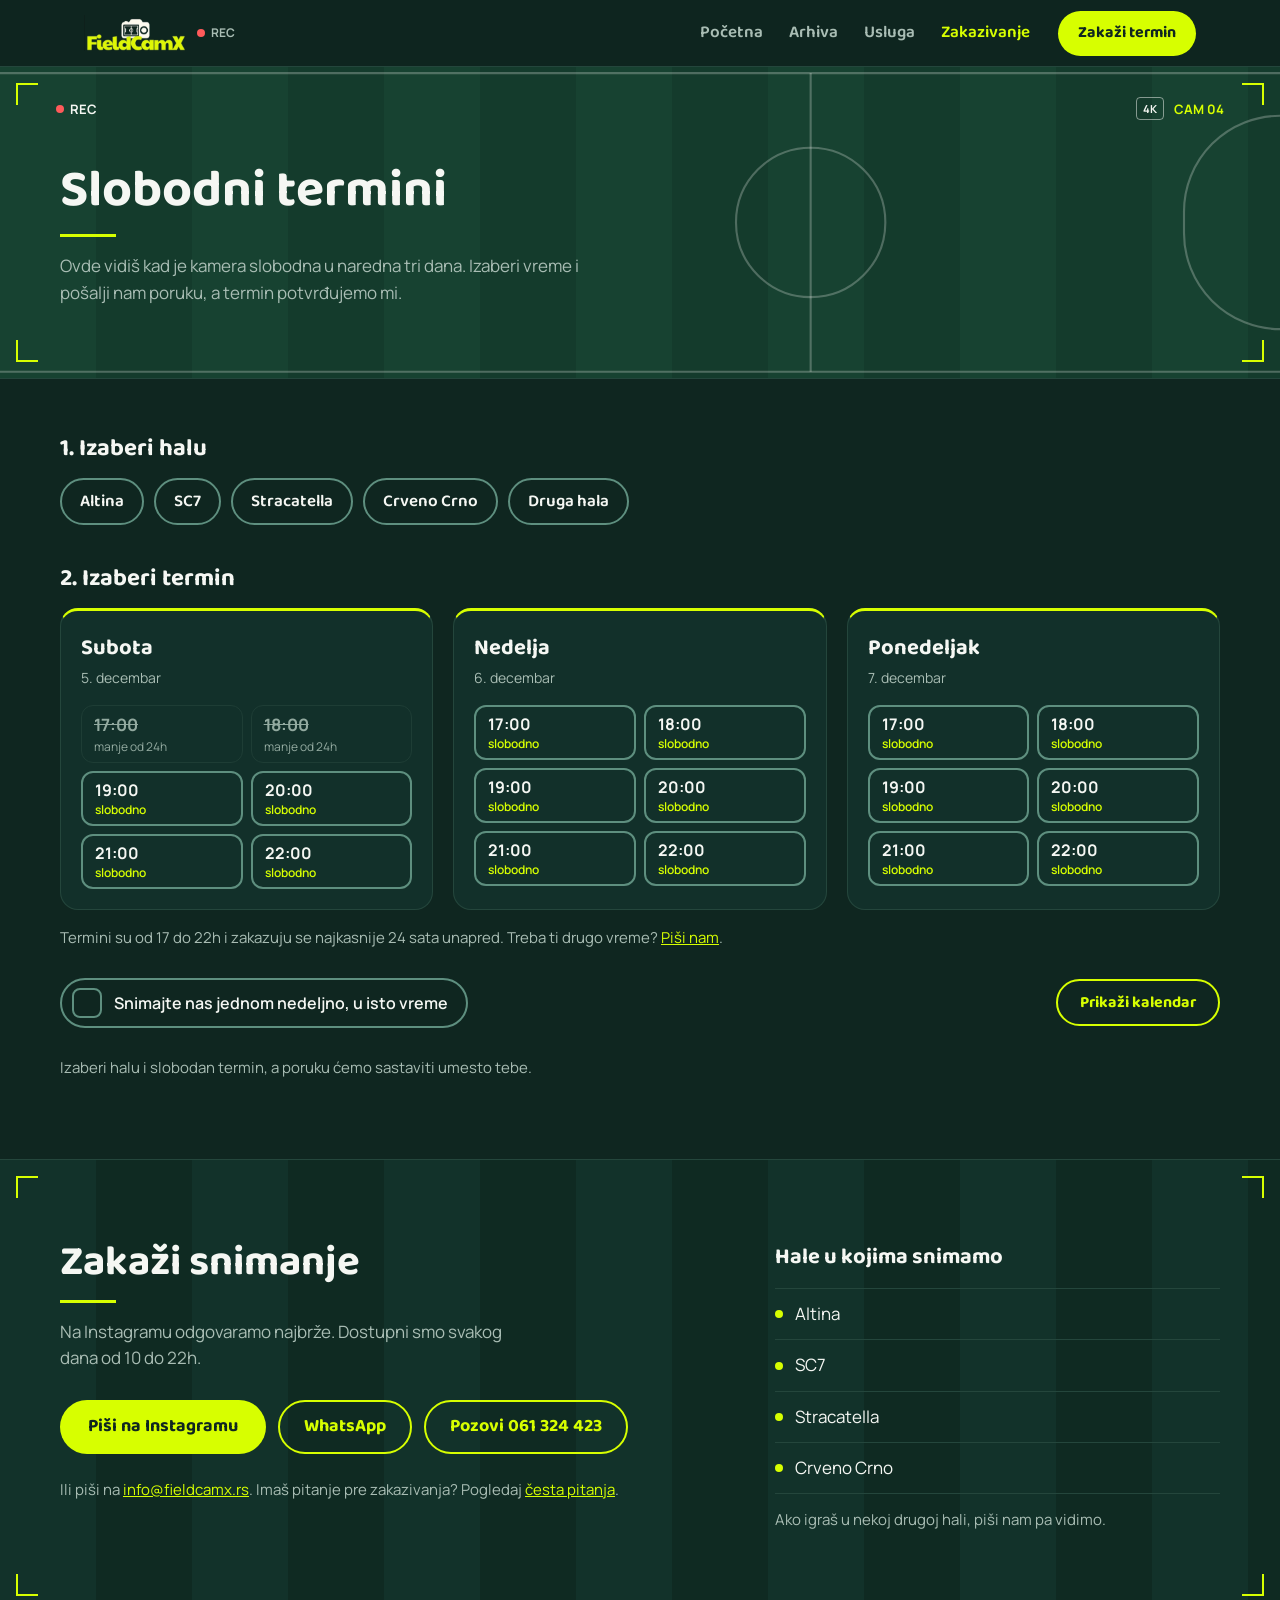
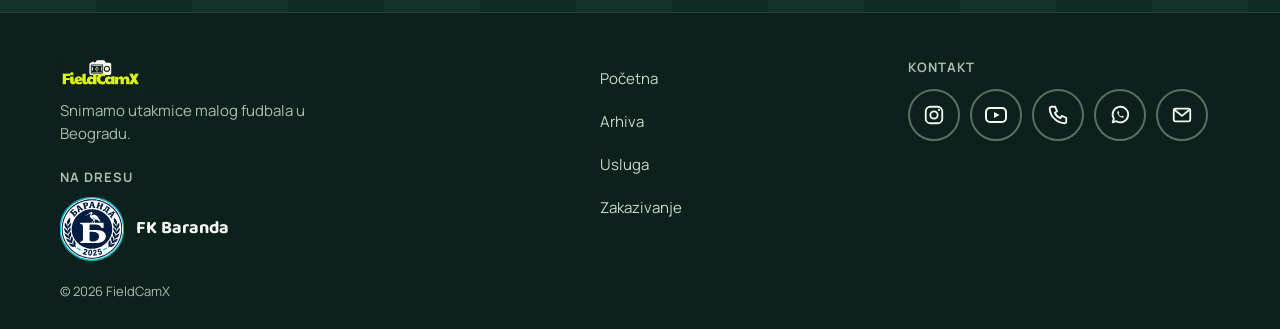
<file: zakazivanje.html>
<!doctype html>
<html lang="sr-Latn">
<head>
<meta charset="utf-8">
<meta name="viewport" content="width=device-width, initial-scale=1">
<title>Zakaži snimanje termina | FieldCamX</title>
<meta name="description" content="Pogledaj slobodne termine za snimanje u naredna tri dana i pošalji nam poruku na Instagramu, WhatsApp-u ili telefonom, svakog dana od 10 do 22h.">
<link rel="canonical" href="https://fieldcamx.netlify.app/zakazivanje.html">
<meta name="theme-color" content="#0F2620">
<meta property="og:type" content="website">
<meta property="og:site_name" content="FieldCamX">
<meta property="og:title" content="Zakaži snimanje termina | FieldCamX">
<meta property="og:description" content="Pogledaj slobodne termine za snimanje u naredna tri dana i pošalji nam poruku na Instagramu, WhatsApp-u ili telefonom, svakog dana od 10 do 22h.">
<meta property="og:url" content="https://fieldcamx.netlify.app/zakazivanje.html">
<meta property="og:image" content="https://fieldcamx.netlify.app/images/og-image.jpg">
<meta property="og:image:width" content="1200">
<meta property="og:image:height" content="630">
<meta property="og:locale" content="sr_RS">
<meta name="twitter:card" content="summary_large_image">
<meta name="twitter:title" content="Zakaži snimanje termina | FieldCamX">
<meta name="twitter:description" content="Pogledaj slobodne termine za snimanje u naredna tri dana i pošalji nam poruku na Instagramu, WhatsApp-u ili telefonom, svakog dana od 10 do 22h.">
<meta name="twitter:image" content="https://fieldcamx.netlify.app/images/og-image.jpg">
<link rel="icon" href="images/favicon.ico" sizes="any">
<link rel="icon" type="image/png" href="images/favicon.png">
<link rel="apple-touch-icon" href="images/apple-touch-icon.png">
<link rel="preconnect" href="https://fonts.googleapis.com">
<link rel="preconnect" href="https://fonts.gstatic.com" crossorigin>
<link href="https://fonts.googleapis.com/css2?family=Baloo+2:wght@500;600;700&amp;family=Manrope:wght@400;500;600;700&amp;display=swap" rel="stylesheet">
<link rel="stylesheet" href="css/style.css">
<script>document.documentElement.className+=' js';</script>
</head>
<body>
<div class="site" style="background: #0F2620; color: #F5F7F3; font-family: Manrope, sans-serif; font-size: 17px; line-height: 1.55">

<a class="skip" href="#sadrzaj">Preskoči na sadržaj</a>
<header style="position: sticky; top: 0; z-index: 30; background: rgba(15, 38, 32, 0.96); border-bottom: 1px solid #24463C">
<div class="hdr-in" style="max-width: 1160px; margin: 0 auto; padding: 10px 24px; min-height: 64px; box-sizing: border-box; display: flex; align-items: center; gap: 12px 28px">
<a href="index.html" aria-label="FieldCamX, početna" style="display: flex; align-items: center; gap: 12px; text-decoration: none; margin-right: auto">
<img class="h-logo" src="images/logo-sm.png" alt="FieldCamX" width="101" height="36" style="height: 36px; width: auto; display: block">
<span class="h-rec" style="display: flex; align-items: center; gap: 6px; font-size: 12px; font-weight: 700; color: #A9BDB4"><span class="recdot" style="width: 8px; height: 8px; border-radius: 50%; background: #FF5A5A; display: block"></span>REC</span>
</a>
<nav class="nav-desk" aria-label="Glavna navigacija">
<ul style="list-style: none; margin: 0; padding: 0; display: flex; gap: 4px 26px; font-family: &quot;Baloo 2&quot;, sans-serif; font-weight: 600; font-size: 17px"><li><a class="nav-a" href="index.html" style="color: #A9BDB4; text-decoration: none">Početna</a></li><li><a class="nav-a" href="arhiva.html" style="color: #A9BDB4; text-decoration: none">Arhiva</a></li><li><a class="nav-a" href="usluga.html" style="color: #A9BDB4; text-decoration: none">Usluga</a></li><li><a class="nav-a" href="zakazivanje.html" aria-current="page" style="color: #D7FF00; text-decoration: none">Zakazivanje</a></li></ul>
</nav>
<a class="btn-p h-cta" href="#korak-1" style="background: #D7FF00; color: #0F2620; font-family: &quot;Baloo 2&quot;, sans-serif; font-weight: 700; font-size: 16px; padding: 10px 20px; border-radius: 999px; text-decoration: none; min-height: 44px; box-sizing: border-box; display: inline-flex; align-items: center; white-space: nowrap">Zakaži termin</a>
<button type="button" class="burger" id="burger" aria-expanded="false" aria-controls="mob-menu" aria-label="Meni" style="display: none; flex: 0 0 auto; width: 44px; height: 44px; border-radius: 12px; border: 2px solid rgba(245, 247, 243, 0.35); background: transparent; color: #F5F7F3; align-items: center; justify-content: center; cursor: pointer; padding: 0"><svg width="20" height="20" viewBox="0 0 24 24" aria-hidden="true" fill="none" stroke="currentColor" stroke-width="2.4" stroke-linecap="round"><path d="M4 7 H20 M4 12 H20 M4 17 H20"></path></svg></button>
</div>
</header>
<div id="mob-menu" class="turf" hidden role="dialog" aria-modal="true" aria-label="Meni" style="position: fixed; inset: 0; z-index: 60; display: flex; flex-direction: column; padding: 10px 24px 32px; box-sizing: border-box; overflow-y: auto">
<div style="display: flex; align-items: center; justify-content: space-between; min-height: 54px">
<img src="images/logo-sm.png" alt="FieldCamX" width="101" height="36" style="height: 36px; width: auto; display: block">
<button type="button" class="x-btn" data-close-menu aria-label="Zatvori meni" style="width: 44px; height: 44px; border-radius: 12px; border: 2px solid rgba(245, 247, 243, 0.35); background: rgba(12, 33, 27, 0.6); color: #F5F7F3; display: inline-flex; align-items: center; justify-content: center; cursor: pointer; padding: 0"><svg width="20" height="20" viewBox="0 0 24 24" aria-hidden="true" fill="none" stroke="currentColor" stroke-width="2.4" stroke-linecap="round"><path d="M6 6 L18 18 M18 6 L6 18"></path></svg></button>
</div>
<nav aria-label="Meni" style="margin-top: 28px"><ul style="list-style: none; margin: 0; padding: 0"><li><a class="m-link" data-close-menu href="index.html" style="color: #F5F7F3; display: block; padding: 14px 0; font-family: &quot;Baloo 2&quot;, sans-serif; font-weight: 700; font-size: 32px; line-height: 1.2; text-decoration: none; border-bottom: 1px solid rgba(245, 247, 243, 0.15)">Početna</a></li><li><a class="m-link" data-close-menu href="arhiva.html" style="color: #F5F7F3; display: block; padding: 14px 0; font-family: &quot;Baloo 2&quot;, sans-serif; font-weight: 700; font-size: 32px; line-height: 1.2; text-decoration: none; border-bottom: 1px solid rgba(245, 247, 243, 0.15)">Arhiva</a></li><li><a class="m-link" data-close-menu href="usluga.html" style="color: #F5F7F3; display: block; padding: 14px 0; font-family: &quot;Baloo 2&quot;, sans-serif; font-weight: 700; font-size: 32px; line-height: 1.2; text-decoration: none; border-bottom: 1px solid rgba(245, 247, 243, 0.15)">Usluga</a></li><li><a class="m-link" data-close-menu href="zakazivanje.html" aria-current="page" style="color: #D7FF00; display: block; padding: 14px 0; font-family: &quot;Baloo 2&quot;, sans-serif; font-weight: 700; font-size: 32px; line-height: 1.2; text-decoration: none; border-bottom: 1px solid rgba(245, 247, 243, 0.15)">Zakazivanje</a></li></ul></nav>
<div style="margin-top: auto; padding-top: 32px; display: flex; flex-direction: column; gap: 16px">
<a class="btn-p" data-close-menu href="#korak-1" style="background: #D7FF00; color: #0F2620; font-family: &quot;Baloo 2&quot;, sans-serif; font-weight: 700; font-size: 18px; border-radius: 999px; text-decoration: none; min-height: 52px; display: flex; align-items: center; justify-content: center">Zakaži termin</a>
<div style="display: flex; gap: 24px; font-size: 15px"><a class="f-link" href="https://www.instagram.com/fieldcam_x/" target="_blank" rel="noopener">Instagram</a><a class="f-link" href="https://www.youtube.com/@FieldCam_X" target="_blank" rel="noopener">YouTube</a></div>
</div>
</div>


<main id="sadrzaj">
<section class="turf vf" style="position: relative; overflow: hidden; border-bottom: 1px solid #24463C"><svg aria-hidden="true" viewBox="0 0 1200 360" preserveAspectRatio="xMidYMid slice" style="position: absolute; inset: 0; width: 100%; height: 100%"><g fill="none" stroke="rgba(245, 247, 243, 0.26)" stroke-width="2"><path d="M-20 40 H1220"></path><path d="M-20 320 H1220"></path><path d="M760 40 V320"></path><path d="M690 180 A70 70 0 1 1 830 180 A70 70 0 1 1 690 180"></path><path d="M1200 80 A90 90 0 0 0 1110 170 V190 A90 90 0 0 0 1200 280"></path></g></svg><div aria-hidden="true" style="position: absolute; top: 30px; left: 56px; right: 56px; display: flex; justify-content: space-between; align-items: center; font-size: 13px; font-weight: 700; color: #F5F7F3; z-index: 2"><span style="display: flex; align-items: center; gap: 6px"><span class="recdot" style="width: 8px; height: 8px; border-radius: 50%; background: #FF5A5A; display: block"></span>REC</span><span style="display: flex; align-items: center; gap: 10px"><span style="font-size: 11px; padding: 2px 6px; border: 1px solid rgba(245, 247, 243, 0.5); border-radius: 4px">4K</span><span style="color: #D7FF00">CAM 04</span></span></div><div style="position: relative; z-index: 1; max-width: 1160px; margin: 0 auto; padding: 96px 24px 72px">
<h1 id="kalendar-title" style="margin: 0; font-family: &quot;Baloo 2&quot;, sans-serif; font-weight: 700; font-size: clamp(36px, 4.4vw, 52px); line-height: 1.06">Slobodni termini</h1>
<span style="display: block; width: 56px; height: 3px; background: #D7FF00; margin: 16px 0 16px"></span>
<p style="margin: 0; color: #A9BDB4; max-width: 52ch">Ovde vidiš kad je kamera slobodna u naredna tri dana. Izaberi vreme i pošalji nam poruku, a termin potvrđujemo mi.</p>
</div>
</section>
<section aria-labelledby="kalendar-title" style="max-width: 1160px; margin: 0 auto; padding: 56px 24px 80px">

<h2 id="korak-1" style="margin: 0 0 14px; font-family: &quot;Baloo 2&quot;, sans-serif; font-weight: 700; font-size: 24px; line-height: 1.2">1. Izaberi halu</h2>
<div role="group" aria-label="Hala" id="halls" style="display: flex; flex-wrap: wrap; gap: 10px; margin-bottom: 40px"></div>

<h2 style="margin: 0 0 14px; font-family: &quot;Baloo 2&quot;, sans-serif; font-weight: 700; font-size: 24px; line-height: 1.2">2. Izaberi termin</h2>
<div role="group" aria-label="Slobodni termini u naredna tri dana" id="days" style="display: flex; flex-wrap: wrap; gap: 20px"></div>
<p style="margin: 16px 0 0; color: #A9BDB4; font-size: 15px">Termini su <span id="sati-txt">od 17 do 22h</span> i zakazuju se najkasnije 24 sata unapred. Treba ti drugo vreme? <a href="#rezervisi" style="color: #D7FF00">Piši nam</a>.</p>

<div style="margin-top: 28px; display: flex; flex-wrap: wrap; align-items: center; justify-content: space-between; gap: 16px">
<button type="button" class="hov" id="weekly" aria-pressed="false" style="display: inline-flex; align-items: center; gap: 12px; min-height: 48px; padding: 8px 18px 8px 10px; border-radius: 999px; border: 2px solid #5E8F7F; background: transparent; color: #F5F7F3; font-family: Manrope, sans-serif; font-size: 16px; font-weight: 600; cursor: pointer"><span aria-hidden="true" id="weekly-box" style="width: 26px; height: 26px; border-radius: 8px; display: inline-flex; align-items: center; justify-content: center; font-weight: 800; font-size: 16px; border: 2px solid #5E8F7F;"></span>Snimajte nas jednom nedeljno, u isto vreme</button>
<button type="button" class="btn-s" id="month-btn" aria-controls="month" aria-expanded="false" style="border: 2px solid #D7FF00; color: #D7FF00; background: transparent; font-family: &quot;Baloo 2&quot;, sans-serif; font-weight: 700; font-size: 16px; padding: 9px 22px; border-radius: 999px; min-height: 44px; box-sizing: border-box; display: inline-flex; align-items: center; justify-content: center; gap: 8px; text-decoration: none; cursor: pointer">Prikaži kalendar</button>
</div>

<div id="month" hidden></div>

<p class="sr-only" aria-live="polite" id="pick-live"></p>
<div class="pickbar" id="pickbar" style="margin-top: 28px"></div>
</section>

<section class="turf-dim vf" id="rezervisi" aria-labelledby="kontakt-title" style="border-top: 1px solid #24463C">
<div style="max-width: 1160px; margin: 0 auto; padding: 80px 24px; display: flex; flex-wrap: wrap; gap: 48px">
<div style="flex: 3 1 420px; min-width: 0">
<h2 id="kontakt-title" style="margin: 0; font-family: &quot;Baloo 2&quot;, sans-serif; font-weight: 700; font-size: clamp(30px, 3.6vw, 42px); line-height: 1.1">Zakaži snimanje</h2>
<span style="display: block; width: 56px; height: 3px; background: #D7FF00; margin: 14px 0 16px"></span>
<p style="margin: 0 0 28px; color: #A9BDB4; max-width: 46ch">Na Instagramu odgovaramo najbrže. Dostupni smo <span data-c="radno_vreme">svakog dana od 10 do 22h</span>.</p>
<div style="display: flex; flex-wrap: wrap; gap: 12px">
<a class="btn-p" data-ig-dm href="https://www.instagram.com/fieldcam_x/" target="_blank" rel="noopener" style="background: #D7FF00; color: #0F2620; font-family: &quot;Baloo 2&quot;, sans-serif; font-weight: 700; font-size: 18px; padding: 13px 28px; border-radius: 999px; text-decoration: none; min-height: 50px; box-sizing: border-box; display: inline-flex; align-items: center">Piši na Instagramu</a>
<a class="btn-s" href="https://wa.me/38161324423" style="border: 2px solid #D7FF00; color: #D7FF00; font-family: &quot;Baloo 2&quot;, sans-serif; font-weight: 700; font-size: 18px; padding: 11px 24px; border-radius: 999px; text-decoration: none; min-height: 50px; box-sizing: border-box; display: inline-flex; align-items: center">WhatsApp</a>
<a class="btn-s" href="tel:+38161324423" style="border: 2px solid #D7FF00; color: #D7FF00; font-family: &quot;Baloo 2&quot;, sans-serif; font-weight: 700; font-size: 18px; padding: 11px 24px; border-radius: 999px; text-decoration: none; min-height: 50px; box-sizing: border-box; display: inline-flex; align-items: center">Pozovi 061 324 423</a>
</div>
<p style="margin: 24px 0 0; font-size: 15px; color: #A9BDB4">Ili piši na <a href="mailto:info@fieldcamx.rs">info@fieldcamx.rs</a>. Imaš pitanje pre zakazivanja? Pogledaj <a href="usluga.html#pitanja">česta pitanja</a>.</p>
</div>
<div style="flex: 2 1 280px; min-width: 0">
<h3 style="margin: 0 0 14px; font-family: &quot;Baloo 2&quot;, sans-serif; font-weight: 700; font-size: 22px">Hale u kojima snimamo</h3>
<ul id="hale-list" style="list-style: none; margin: 0; padding: 0; border-top: 1px solid #24463C">
<li style="padding: 12px 0; border-bottom: 1px solid #24463C; display: flex; align-items: center; gap: 12px"><span style="width: 8px; height: 8px; border-radius: 50%; background: #D7FF00; display: block"></span>Altina</li>
<li style="padding: 12px 0; border-bottom: 1px solid #24463C; display: flex; align-items: center; gap: 12px"><span style="width: 8px; height: 8px; border-radius: 50%; background: #D7FF00; display: block"></span>SC7</li>
<li style="padding: 12px 0; border-bottom: 1px solid #24463C; display: flex; align-items: center; gap: 12px"><span style="width: 8px; height: 8px; border-radius: 50%; background: #D7FF00; display: block"></span>Stracatella</li>
<li style="padding: 12px 0; border-bottom: 1px solid #24463C; display: flex; align-items: center; gap: 12px"><span style="width: 8px; height: 8px; border-radius: 50%; background: #D7FF00; display: block"></span>Crveno Crno</li>
</ul>
<p style="margin: 14px 0 0; font-size: 15px; color: #A9BDB4">Ako igraš u nekoj drugoj hali, piši nam pa vidimo.</p>
</div>
</div>
</section>
</main>

<footer style="border-top: 1px solid #24463C; background: #0C211B; font-size: 15px; color: #A9BDB4">
<div style="max-width: 1160px; margin: 0 auto; padding: 44px 24px 20px; display: flex; flex-wrap: wrap; gap: 28px 56px">
<div style="flex: 2 1 260px; min-width: 0">
<img src="images/logo-sm.png" alt="FieldCamX" width="78" height="28" style="height: 28px; width: auto; display: block">
<p style="margin: 14px 0 0; max-width: 34ch">Snimamo utakmice malog fudbala u Beogradu.</p>
<div style="margin-top: 22px">
<p style="margin: 0 0 10px; font-size: 13px; font-weight: 700; letter-spacing: 1px; color: #A9BDB4">NA DRESU</p>
<div style="display: flex; align-items: center; gap: 12px"><img src="images/fk-baranda.svg" alt="Grb FK Baranda" width="64" height="63" loading="lazy" style="display: block; width: 64px; height: auto"><span style="font-family: &quot;Baloo 2&quot;, sans-serif; font-weight: 700; font-size: 18px; color: #F5F7F3">FK Baranda</span></div>
</div>
</div>
<nav aria-label="Stranice" style="flex: 1 1 140px; min-width: 0"><ul style="list-style: none; margin: 0; padding: 0"><li><a class="f-link" href="index.html">Početna</a></li><li><a class="f-link" href="arhiva.html">Arhiva</a></li><li><a class="f-link" href="usluga.html">Usluga</a></li><li><a class="f-link" href="zakazivanje.html">Zakazivanje</a></li></ul></nav>
<div style="flex: 1 1 200px; min-width: 0">
<p style="margin: 0 0 12px; font-size: 13px; font-weight: 700; letter-spacing: 1px; color: #A9BDB4">KONTAKT</p>
<ul aria-label="Kontakt" class="soc" style="list-style: none; margin: 0; padding: 0; display: flex; flex-wrap: wrap; gap: 10px">
<li><a class="soc-a" href="https://www.instagram.com/fieldcam_x/" target="_blank" rel="noopener" aria-label="Instagram @fieldcam_x" title="Instagram @fieldcam_x"><svg width="22" height="22" viewBox="0 0 24 24" aria-hidden="true" fill="none" stroke="currentColor" stroke-width="2"><rect x="3" y="3" width="18" height="18" rx="5"></rect><circle cx="12" cy="12" r="4"></circle><circle cx="17.5" cy="6.5" r="1.2" fill="currentColor" stroke="none"></circle></svg></a></li>
<li><a class="soc-a" href="https://www.youtube.com/@FieldCam_X" target="_blank" rel="noopener" aria-label="YouTube @FieldCam_X" title="YouTube @FieldCam_X"><svg width="24" height="24" viewBox="0 0 24 24" aria-hidden="true" fill="none" stroke="currentColor" stroke-width="2"><rect x="2" y="5" width="20" height="14" rx="4"></rect><path d="M10 9 L15.5 12 L10 15 Z" fill="currentColor" stroke="none"></path></svg></a></li>
<li><a class="soc-a" href="tel:+38161324423" aria-label="Pozovi 061 324 423" title="Telefon 061 324 423"><svg width="22" height="22" viewBox="0 0 24 24" aria-hidden="true" fill="none" stroke="currentColor" stroke-width="2" stroke-linejoin="round"><path d="M5 3 H9 L11 8 L8.5 9.5 A11 11 0 0 0 14.5 15.5 L16 13 L21 15 V19 A2 2 0 0 1 19 21 A17 17 0 0 1 3 5 A2 2 0 0 1 5 3 Z"></path></svg></a></li>
<li><a class="soc-a" href="https://wa.me/38161324423" target="_blank" rel="noopener" aria-label="WhatsApp 061 324 423" title="WhatsApp 061 324 423"><svg width="22" height="22" viewBox="0 0 24 24" aria-hidden="true" fill="none" stroke="currentColor" stroke-width="2" stroke-linejoin="round"><path d="M4 20 L5.3 16.2 A8.5 8.5 0 1 1 8 18.8 Z"></path><path d="M9 8.5 C9 12 12 15 15.5 15 L16.3 13.6 L14.3 12.7 L13.3 13.6 A5 5 0 0 1 10.4 10.7 L11.3 9.7 L10.4 7.7 Z" fill="currentColor" stroke="none"></path></svg></a></li>
<li><a class="soc-a" href="mailto:info@fieldcamx.rs" aria-label="Mejl info@fieldcamx.rs" title="info@fieldcamx.rs"><svg width="22" height="22" viewBox="0 0 24 24" aria-hidden="true" fill="none" stroke="currentColor" stroke-width="2" stroke-linejoin="round"><rect x="3" y="5" width="18" height="14" rx="2"></rect><path d="M3.5 6 L12 13 L20.5 6"></path></svg></a></li>
</ul>
</div>
</div>
<p style="max-width: 1160px; margin: 0 auto; padding: 0 24px 28px; font-size: 13px">© 2026 FieldCamX</p>
</footer>
</div>
<script src="js/main.js"></script>
<!-- Netlify Identity: hvata pozivnice i linkove za oporavak iz mejla, pa vodi na /admin/ -->
<script>
if (/(invite|recovery|confirmation|email_change)_token=|access_token=/.test(location.hash)) {
  var s = document.createElement("script");
  s.src = "https://identity.netlify.com/v1/netlify-identity-widget.js";
  s.onload = function () {
    window.netlifyIdentity.on("init", function (user) {
      if (!user) window.netlifyIdentity.on("login", function () { document.location.href = "/admin/"; });
    });
    window.netlifyIdentity.init();
  };
  document.head.appendChild(s);
}
</script>
</body>
</html>
</file>
<file: css/style.css>
/* FieldCamX — stilovi. Generisano iz odobrenog dizajna; inline stilovi su u HTML-u. */
[hidden]{display:none !important}
html{-webkit-text-size-adjust:100%}
.js.fx-intro .fx-anim{visibility:hidden}
/* ---- zajedničko ---- */
body{margin:0;background:#0F2620}
.sr-only{position:absolute;width:1px;height:1px;padding:0;margin:-1px;overflow:hidden;clip:rect(0 0 0 0);white-space:nowrap;border:0}
[id]{scroll-margin-top:88px}
.skip{position:absolute;left:-9999px;top:8px;z-index:100;background:#D7FF00;color:#0F2620 !important;padding:12px 18px;border-radius:10px;font-weight:700;text-decoration:none}
.skip:focus{left:8px}
.f-link{color:#C9D6CF !important;text-decoration:none;display:inline-block;padding:10px 0}.f-link:hover{color:#D7FF00 !important}
.burger:hover,.x-btn:hover{border-color:#F5F7F3 !important}
.m-link:hover{color:#D7FF00 !important}
@media(max-width:760px){.nav-desk{display:none !important}.burger{display:inline-flex !important}.h-rec{display:none !important}.h-cta{padding:8px 14px !important;font-size:15px !important}.hdr-in{gap:10px !important;padding:10px 16px !important}.h-logo{height:30px !important}}
.turf{background-color:#143B2C;background-image:repeating-linear-gradient(90deg,#174231 0 96px,#143B2C 96px 192px)}
.turf-dim{background-color:#0F2A22;background-image:repeating-linear-gradient(90deg,#12322A 0 96px,#0F2A22 96px 192px)}
.turf-panel{background-color:#143B2C;background-image:repeating-linear-gradient(90deg,#174231 0 32px,#143B2C 32px 64px)}
.vf{position:relative}
.vf::after{content:"";position:absolute;inset:16px;pointer-events:none;z-index:2;background:linear-gradient(#D7FF00,#D7FF00) left top/22px 2px no-repeat,linear-gradient(#D7FF00,#D7FF00) left top/2px 22px no-repeat,linear-gradient(#D7FF00,#D7FF00) right top/22px 2px no-repeat,linear-gradient(#D7FF00,#D7FF00) right top/2px 22px no-repeat,linear-gradient(#D7FF00,#D7FF00) left bottom/22px 2px no-repeat,linear-gradient(#D7FF00,#D7FF00) left bottom/2px 22px no-repeat,linear-gradient(#D7FF00,#D7FF00) right bottom/22px 2px no-repeat,linear-gradient(#D7FF00,#D7FF00) right bottom/2px 22px no-repeat}
.vf-sm::after{inset:10px;background:linear-gradient(#D7FF00,#D7FF00) left top/14px 2px no-repeat,linear-gradient(#D7FF00,#D7FF00) left top/2px 14px no-repeat,linear-gradient(#D7FF00,#D7FF00) right top/14px 2px no-repeat,linear-gradient(#D7FF00,#D7FF00) right top/2px 14px no-repeat,linear-gradient(#D7FF00,#D7FF00) left bottom/14px 2px no-repeat,linear-gradient(#D7FF00,#D7FF00) left bottom/2px 14px no-repeat,linear-gradient(#D7FF00,#D7FF00) right bottom/14px 2px no-repeat,linear-gradient(#D7FF00,#D7FF00) right bottom/2px 14px no-repeat}
.vf.turf-panel{padding:34px}
.vf.vf-sm.turf-panel{padding:22px}
@media(max-width:760px){.vf.turf-panel{padding:30px}.vf.vf-sm.turf-panel{padding:20px}}
a{color:#D7FF00}a:hover{color:#E9FF4D}
a:focus-visible,button:focus-visible{outline:2px solid #D7FF00;outline-offset:3px}
.chip:hover{border-color:#D7FF00 !important}
.btn-p:hover{background:#BFE600 !important;color:#0F2620 !important}
.btn-s:hover{background:#D7FF00 !important;color:#0F2620 !important}
.nav-a:hover{color:#F5F7F3 !important}
.recdot{animation:blink 1.2s steps(2) 4}
@keyframes blink{50%{opacity:.25}}
/* ---- index.html ---- */
.g-btn:hover{box-shadow:inset 0 0 0 40px rgba(215,255,0,0.15)}
.frame:hover .play{transform:scale(1.08)}
.fx-hero{aspect-ratio:1020/560;min-height:600px}
.fx-pitch{width:100%}
.fx-cam{height:72%}
.fx-snimak:hover{border-color:#D7FF00 !important}
.fx-replay:hover{border-color:#F5F7F3 !important}
.tick{animation:tick 48s linear infinite}
@keyframes tick{to{transform:translateX(-50%)}}
@media(max-width:980px){.fx-snimak{display:none !important}.fx-copy{width:calc(62% - 48px) !important}}
@media(max-width:760px) and (orientation:portrait){
.fx-hero{aspect-ratio:auto;min-height:0;height:min(calc(100vw * 1020 / 560), calc(100svh - 64px))}
.fx-pitch{width:min(calc(100vw * 1020 / 560), calc(100svh - 64px)) !important}
.fx-cam{height:auto !important;width:70% !important;left:50% !important}
.fx-scrim{display:none !important}
.fx-copy{left:16px !important;right:16px !important;top:auto !important;bottom:16px !important;width:auto !important;transform:none !important;gap:12px !important;background:rgba(15,38,32,0.95);padding:18px 16px 16px;border-radius:16px;border:1px solid #24463C}
.fx-h1{font-size:30px !important}
.fx-sub{display:none !important}
.fx-hud{top:28px !important;left:34px !important;right:auto !important}
.fx-hud-r{display:none !important}
.fx-scrub{display:none !important}
}
@media(max-width:760px){.fx-snimak{display:none !important}}
@media(max-height:500px) and (orientation:landscape){.fx-hero{aspect-ratio:auto !important;min-height:0 !important;height:calc(100svh - 67px)}.fx-snimak,.fx-sub,.fx-scrub{display:none !important}.fx-h1{font-size:28px !important}.fx-copy{gap:10px !important}}
.tick-box:hover .tick,.tick-box:focus-within .tick,.tick.paused{animation-play-state:paused}
.tick-a:hover span.th{color:#D7FF00 !important}
@media(prefers-reduced-motion:reduce){.fx-replay{display:none !important}}
@media(prefers-reduced-motion:reduce){.recdot,.tick{animation:none !important}}
/* ---- arhiva.html ---- */
.g-btn:hover{box-shadow:inset 0 0 0 40px rgba(215,255,0,0.15)}
.sel{min-height:44px;padding:8px 36px 8px 12px;border-radius:12px;border:2px solid #4F8070;background:#0F2620;color:#F5F7F3;font:600 16px Manrope,sans-serif;appearance:none;-webkit-appearance:none;background-image:linear-gradient(45deg,transparent 50%,#D7FF00 50%),linear-gradient(135deg,#D7FF00 50%,transparent 50%);background-position:calc(100% - 18px) 50%,calc(100% - 12px) 50%;background-size:6px 6px;background-repeat:no-repeat;cursor:pointer}
.sel:hover{border-color:#D7FF00}
.row:hover{background:#16362F !important}
.frame:hover .play{transform:scale(1.08)}
.cutA{animation:cutA .45s ease-out}
.cutB{animation:cutB .45s ease-out}
@keyframes cutA{0%{opacity:.1;filter:brightness(2.2)}30%{opacity:.6}100%{opacity:1;filter:none}}
@keyframes cutB{0%{opacity:.1;filter:brightness(2.2)}30%{opacity:.6}100%{opacity:1;filter:none}}
@media(prefers-reduced-motion:reduce){.recdot,.cutA,.cutB{animation:none !important}}
/* ---- usluga.html ---- */
.steps::before{content:"";position:absolute;left:21px;top:22px;bottom:22px;border-left:2px dashed rgba(215,255,0,0.35)}
summary{list-style:none}summary::-webkit-details-marker{display:none}
.faq-i{flex:0 0 auto;width:36px;height:36px;border-radius:50%;border:2px solid rgba(245,247,243,0.35);display:inline-flex;align-items:center;justify-content:center;color:#D7FF00;font-size:22px;line-height:1;transition:transform .2s ease-out}
details[open] .faq-i{transform:rotate(45deg)}
summary:hover .faq-i{border-color:#F5F7F3}
@media(max-width:760px){.steps{padding-left:0 !important;gap:56px !important}.steps::before{display:none}.step-num{position:static !important}}
.dl{stroke-dasharray:100}.js .dl{stroke-dashoffset:100}
.js .f,.js .p{opacity:0}
.p{transform-box:fill-box;transform-origin:center}
.js .sweep{transform:translateX(-118px)}
.go .dl{animation:draw .9s ease-out .1s forwards}
.go .f{animation-name:fade;animation-duration:.35s;animation-timing-function:ease-out;animation-fill-mode:forwards}
.go .p{animation-name:popin;animation-duration:.4s;animation-timing-function:cubic-bezier(.3,1.5,.6,1);animation-fill-mode:forwards}
.go .a1{animation-delay:.7s}.go .a2{animation-delay:.95s}.go .a3{animation-delay:1.2s}.go .a4{animation-delay:1.45s}
.go .sweep{animation:sweep 1.3s ease-in-out .6s forwards}
@keyframes draw{to{stroke-dashoffset:0}}
@keyframes fade{to{opacity:1}}
@keyframes popin{from{opacity:0;transform:scale(.6)}to{opacity:1;transform:none}}
@keyframes sweep{to{transform:none}}
@media(prefers-reduced-motion:reduce){.recdot,.dl,.f,.p,.sweep{animation:none !important}.js .dl,.dl{stroke-dashoffset:0}.js .f,.js .p,.f,.p{opacity:1}.js .sweep,.sweep{transform:none}}
/* ---- zakazivanje.html ---- */
.slot:hover,.cal-d:hover{border-color:#D7FF00 !important}
.pick-short{display:none}
.hov:hover{border-color:#F5F7F3 !important}
@media(max-width:760px){.cal-box{padding:10px 8px !important}.cal-grid{gap:4px !important}.pickbar.stick{position:sticky;bottom:0;z-index:20;margin-left:-24px !important;margin-right:-24px !important;padding-bottom:env(safe-area-inset-bottom)}.pickbar.stick .pick-in{border-radius:18px 18px 0 0 !important;padding:14px 16px !important}.pick-prev{display:none !important}.pick-short{display:block}}
.pop{animation:pop .25s ease-out}
@keyframes pop{from{opacity:0;transform:translateY(6px)}to{opacity:1;transform:none}}
@media(prefers-reduced-motion:reduce){.recdot,.pop{animation:none !important}}
/* ---- dodato u kodu ---- */
.soc-a{width:48px;height:48px;border-radius:50%;border:2px solid rgba(245,247,243,0.35);color:#F5F7F3;display:inline-flex;align-items:center;justify-content:center;text-decoration:none;transition:border-color .2s,color .2s}
.soc-a:hover{border-color:#D7FF00;color:#D7FF00}
.pickbar.show-msg .pick-prev{display:block !important}
#player>div{max-width:min(960px,calc((100svh - 150px) * 16 / 9)) !important}
.nav-a{display:inline-block;padding:10px 0}
.hdr-in>a:first-child{min-height:44px}
@media(max-height:500px) and (orientation:landscape){.fx-pitch{width:min(100%,calc((100svh - 67px) * 1020 / 560)) !important}}
.pl-play:hover{transform:scale(1.06)}
#pl-box iframe{position:absolute;inset:0;width:100%;height:100%;border:0}
</file>
